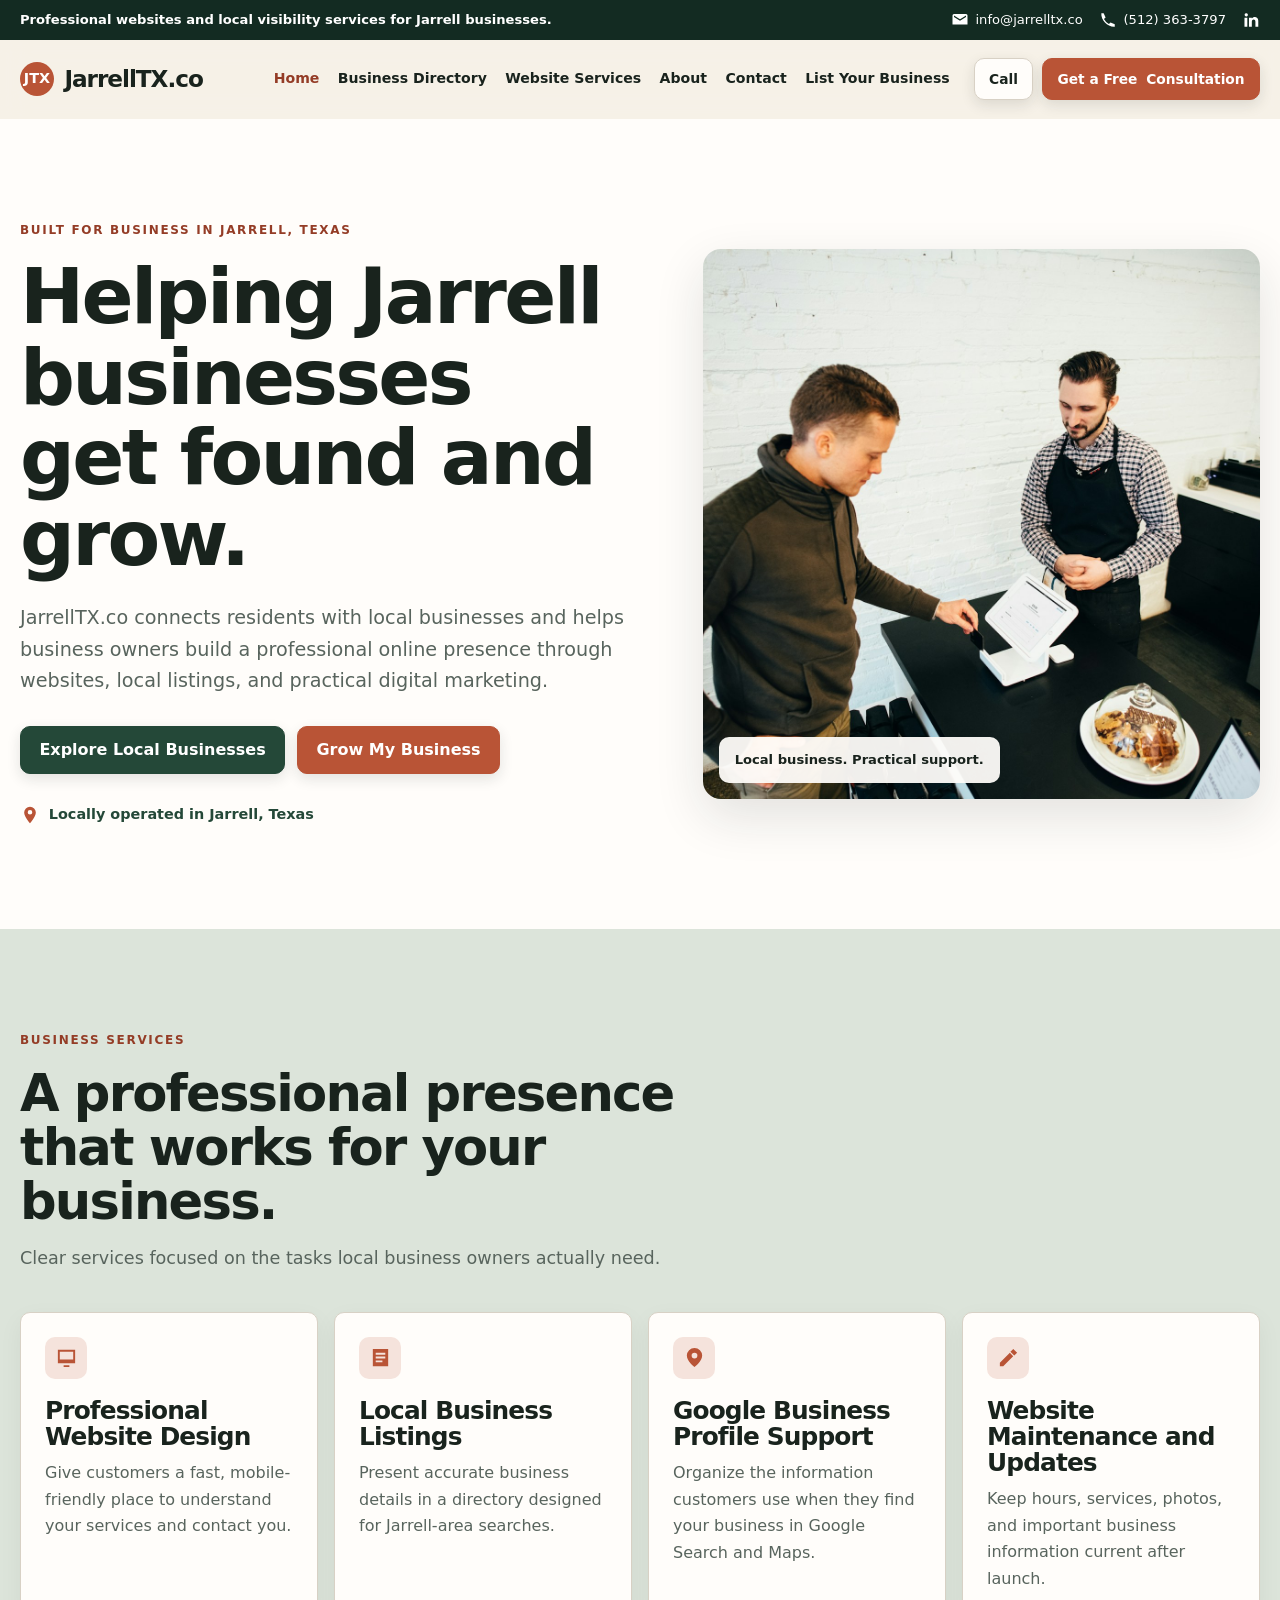
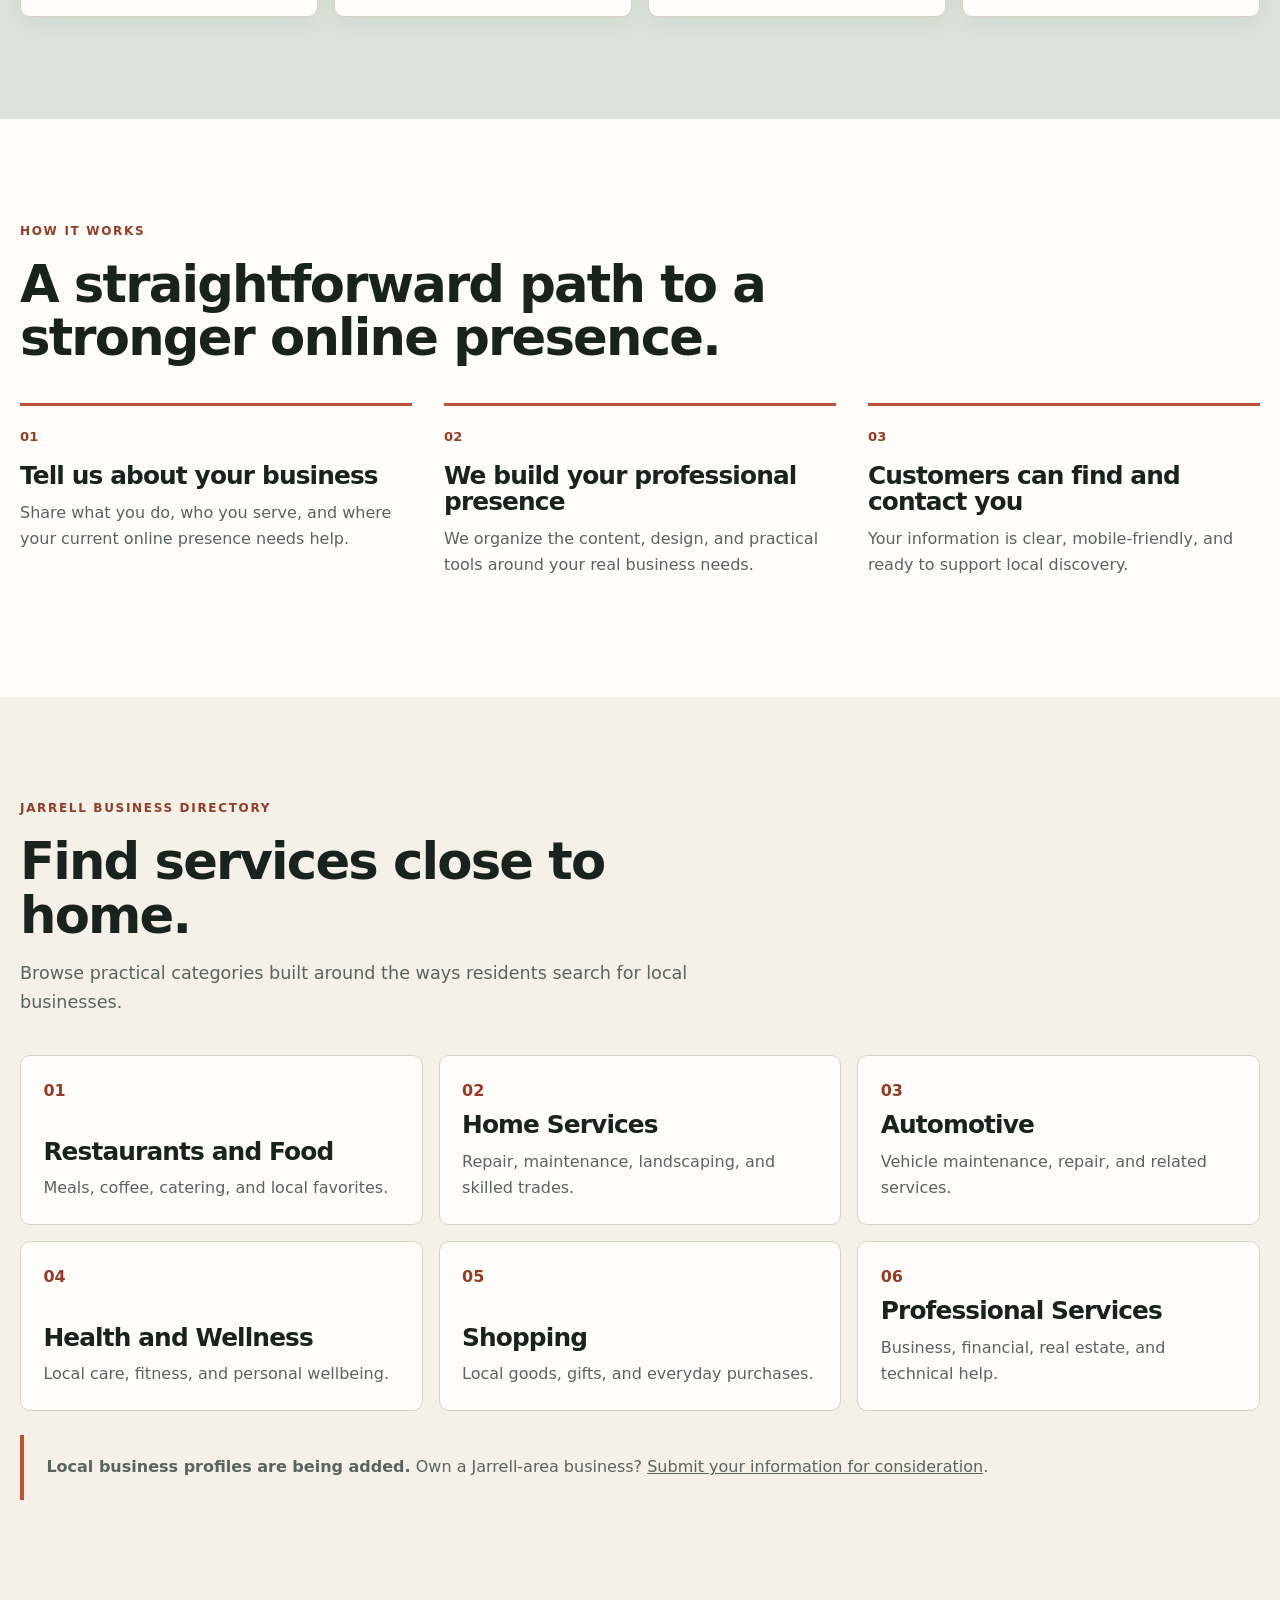
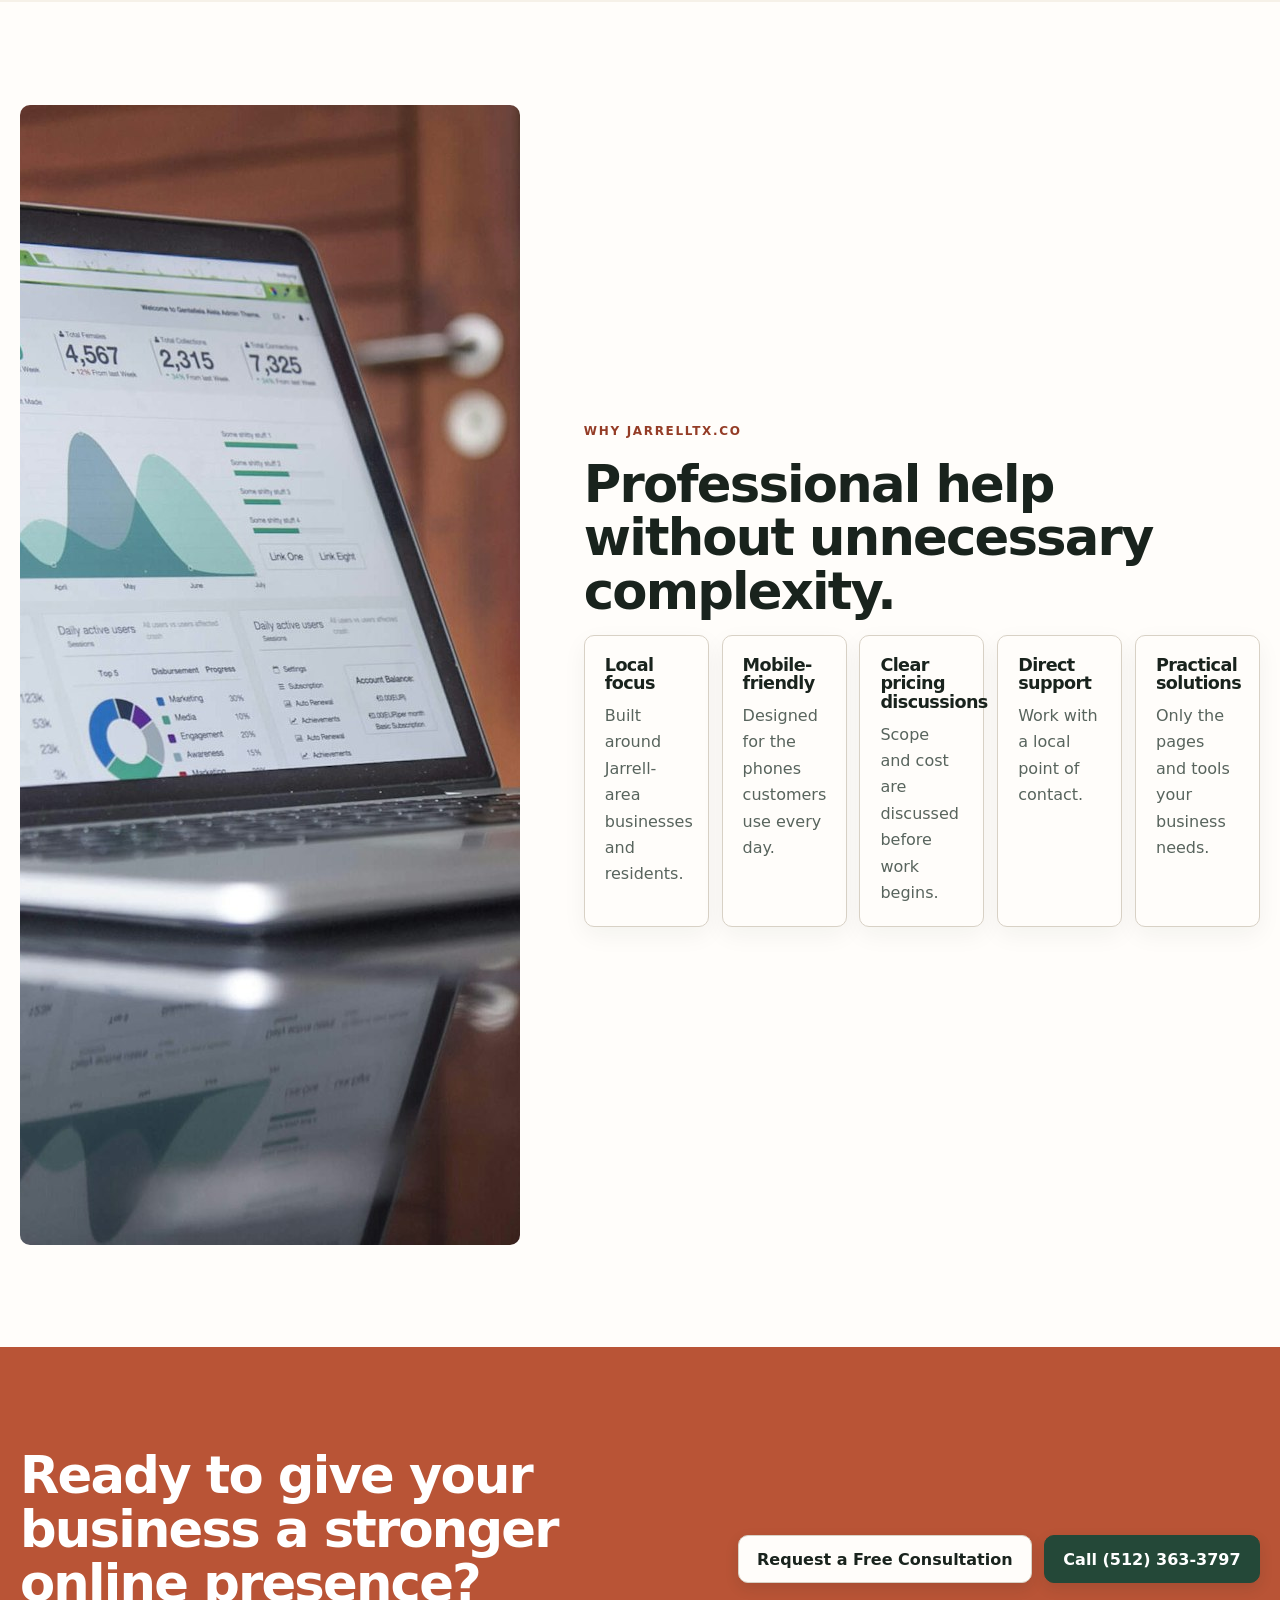
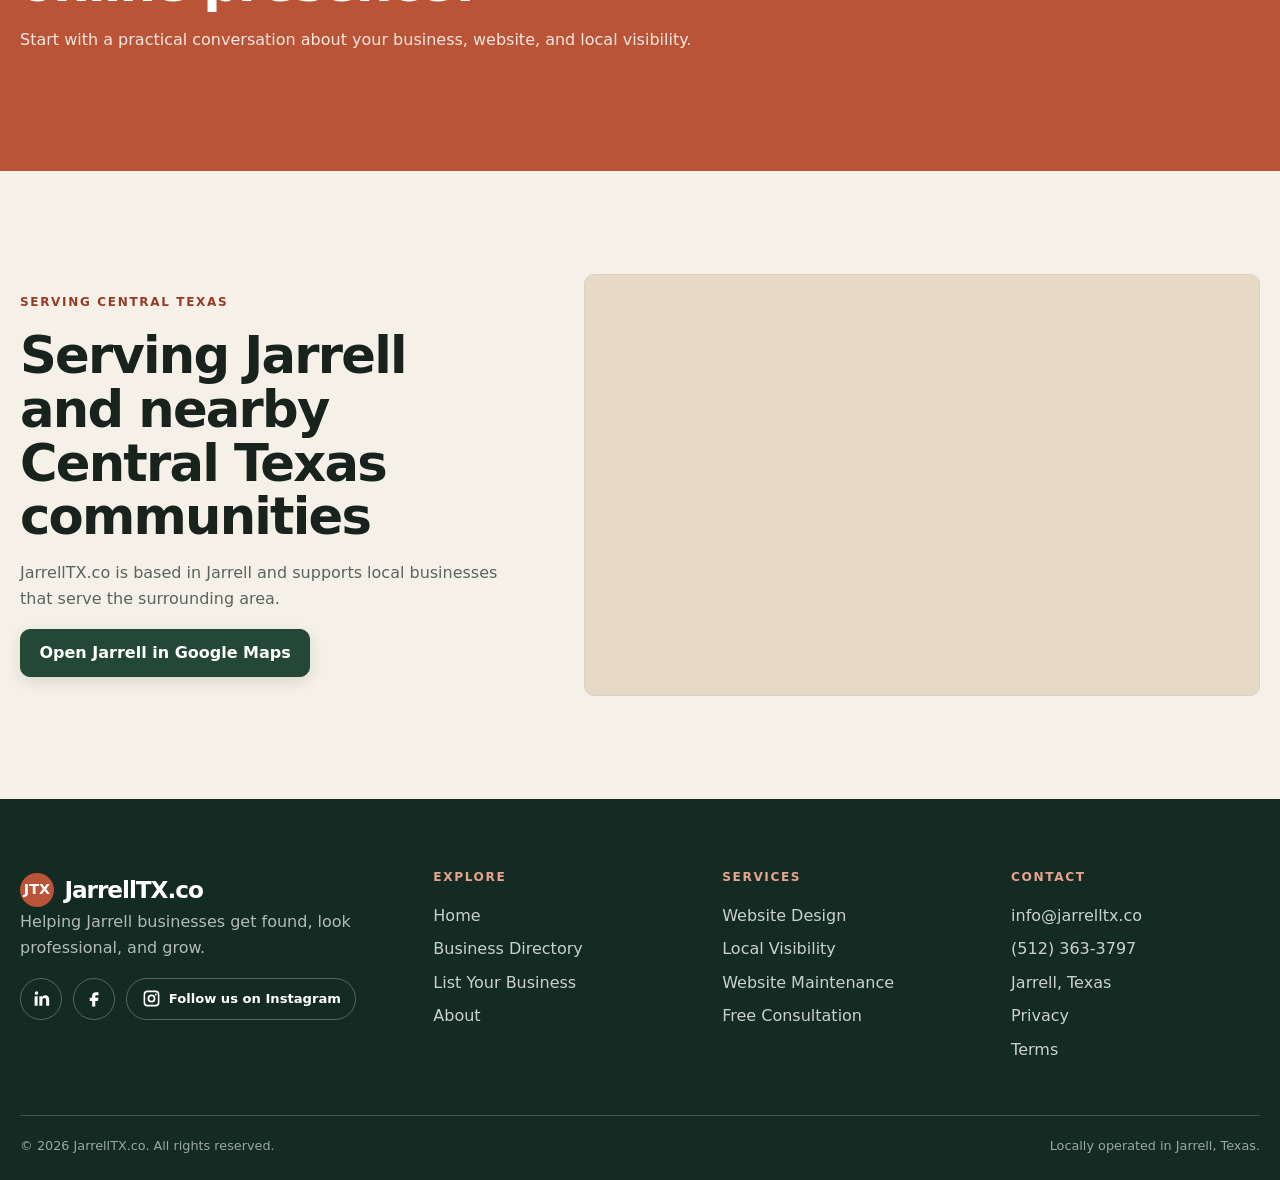
<file: index.html>
<!doctype html>
<html lang="en">
<head>
  <meta charset="utf-8"><meta name="viewport" content="width=device-width, initial-scale=1"><meta name="robots" content="index, follow">
  <title>JarrellTX.co | Websites and Local Business Directory in Jarrell, Texas</title>
  <meta name="description" content="JarrellTX.co helps Jarrell businesses get found, look professional, and grow through website design, local listings, and practical digital support.">
  <link rel="canonical" href="https://jarrelltx.co/">
  <meta property="og:type" content="website"><meta property="og:site_name" content="JarrellTX.co"><meta property="og:title" content="Helping Jarrell businesses get found and grow"><meta property="og:description" content="Professional websites, local business listings, and practical digital support for Jarrell, Texas."><meta property="og:url" content="https://jarrelltx.co/"><meta property="og:image" content="https://jarrelltx.co/assets/images/jarrell-local-business.jpg">
  <meta name="twitter:card" content="summary_large_image"><meta name="twitter:title" content="JarrellTX.co | Helping Jarrell businesses grow"><meta name="twitter:description" content="Professional websites and local visibility services for Jarrell businesses."><meta name="twitter:image" content="https://jarrelltx.co/assets/images/jarrell-local-business.jpg">
  <link rel="icon" href="assets/images/favicon.svg" type="image/svg+xml"><link rel="stylesheet" href="styles.css">
  <script type="application/ld+json">{"@context":"https://schema.org","@graph":[{"@type":["Organization","ProfessionalService"],"@id":"https://jarrelltx.co/#organization","name":"JarrellTX.co","url":"https://jarrelltx.co/","email":"info@jarrelltx.co","telephone":"+1-512-363-3797","description":"A local business directory and digital service helping Jarrell residents discover local businesses and helping Jarrell business owners improve their online presence through website design, maintenance, listings, and local visibility support.","areaServed":{"@type":"City","name":"Jarrell, Texas"},"sameAs":["https://www.linkedin.com/in/ahmedaldulaimi","https://www.instagram.com/jarrelltxco/"]},{"@type":"WebSite","@id":"https://jarrelltx.co/#website","url":"https://jarrelltx.co/","name":"JarrellTX.co","publisher":{"@id":"https://jarrelltx.co/#organization"},"potentialAction":{"@type":"SearchAction","target":"https://jarrelltx.co/businesses.html?q={search_term_string}","query-input":"required name=search_term_string"}}]}</script>
</head>
<body>
  <a class="skip-link" href="#main-content">Skip to content</a>
  <div class="announcement"><div class="container announcement-inner"><p>Professional websites and local visibility services for Jarrell businesses.</p><div class="contact-links"><a class="icon-link" href="mailto:info@jarrelltx.co" aria-label="Email JarrellTX.co"><svg viewBox="0 0 24 24" aria-hidden="true"><path d="M20 4H4a2 2 0 0 0-2 2v12h20V6a2 2 0 0 0-2-2Zm0 4-8 5-8-5V6l8 5 8-5v2Z"/></svg><span>info@jarrelltx.co</span></a><a class="icon-link" href="tel:+15123633797" aria-label="Call JarrellTX.co"><svg viewBox="0 0 24 24" aria-hidden="true"><path d="m6.6 10.8 2.2-2.2L6.2 3H3.1C2.5 12.5 11.5 21.5 21 20.9v-3.1l-5.6-2.6-2.2 2.2a15.7 15.7 0 0 1-6.6-6.6Z"/></svg><span>(512) 363-3797</span></a><a class="icon-link" data-social="linkedin" href="https://www.linkedin.com/in/ahmedaldulaimi" target="_blank" rel="noopener noreferrer" aria-label="JarrellTX.co on LinkedIn"><svg viewBox="0 0 24 24" aria-hidden="true"><path d="M5.2 7.3A2.2 2.2 0 1 0 5.2 3a2.2 2.2 0 0 0 0 4.3ZM3.3 21h3.8V9H3.3v12Zm6 0h3.8v-6.7c0-3.7 4.8-4 4.8 0V21h3.8v-8c0-6.2-7-6-8.6-2.9V9H9.3v12Z"/></svg></a></div></div></div>
  <header class="site-header" data-site-header><div class="header-inner"><a class="brand" href="index.html" aria-label="JarrellTX.co home"><span class="brand-mark">JTX</span>JarrellTX.co</a><button class="menu-toggle" data-menu-toggle aria-expanded="false" aria-label="Open menu"><span></span><span></span></button><nav class="site-nav" data-site-nav aria-label="Primary navigation"><a href="index.html" aria-current="page">Home</a><a href="businesses.html">Business Directory</a><a href="services.html">Website Services</a><a href="about.html">About</a><a href="contact.html">Contact</a><a href="list-your-business.html">List Your Business</a></nav><div class="header-actions"><a class="button small light" href="tel:+15123633797">Call</a><a class="button small rust" href="contact.html"><span class="consult-label">Get a Free </span>Consultation</a></div></div></header>
  <main id="main-content">
    <section class="hero"><div class="container hero-grid"><div class="hero-copy"><div class="eyebrow">Built for business in Jarrell, Texas</div><h1>Helping Jarrell businesses get found and grow.</h1><p>JarrellTX.co connects residents with local businesses and helps business owners build a professional online presence through websites, local listings, and practical digital marketing.</p><div class="hero-actions"><a class="button" href="businesses.html">Explore Local Businesses</a><a class="button rust" href="services.html">Grow My Business</a></div><div class="trust-line"><svg viewBox="0 0 24 24" aria-hidden="true"><path d="M12 2a7 7 0 0 0-7 7c0 5 7 13 7 13s7-8 7-13a7 7 0 0 0-7-7Zm0 9.5A2.5 2.5 0 1 1 12 6a2.5 2.5 0 0 1 0 5.5Z"/></svg>Locally operated in Jarrell, Texas</div></div><div class="hero-photo"><img src="assets/images/jarrell-local-business.jpg" width="1800" height="1200" alt="Small-business owner helping a customer at a local counter"><div class="photo-label">Local business. Practical support.</div></div></div></section>
    <section class="section section-sage"><div class="container"><div class="section-head"><div class="eyebrow">Business services</div><h2>A professional presence that works for your business.</h2><p>Clear services focused on the tasks local business owners actually need.</p></div><div class="card-grid"><article class="service-card"><div class="card-icon"><svg viewBox="0 0 24 24" aria-hidden="true"><path d="M3 4h18v14H3V4Zm2 2v8h14V6H5Zm4 14h6v2H9v-2Z"/></svg></div><h3>Professional Website Design</h3><p>Give customers a fast, mobile-friendly place to understand your services and contact you.</p></article><article class="service-card"><div class="card-icon"><svg viewBox="0 0 24 24" aria-hidden="true"><path d="M4 3h16v18H4V3Zm3 4v2h10V7H7Zm0 4v2h10v-2H7Zm0 4v2h7v-2H7Z"/></svg></div><h3>Local Business Listings</h3><p>Present accurate business details in a directory designed for Jarrell-area searches.</p></article><article class="service-card"><div class="card-icon"><svg viewBox="0 0 24 24" aria-hidden="true"><path d="M12 2a8 8 0 0 0-8 8c0 6 8 12 8 12s8-6 8-12a8 8 0 0 0-8-8Zm0 11a3 3 0 1 1 0-6 3 3 0 0 1 0 6Z"/></svg></div><h3>Google Business Profile Support</h3><p>Organize the information customers use when they find your business in Google Search and Maps.</p></article><article class="service-card"><div class="card-icon"><svg viewBox="0 0 24 24" aria-hidden="true"><path d="m21 7-4-4-3 3 4 4 3-3ZM3 17.5V21h3.5l10.4-10.4-3.5-3.5L3 17.5Z"/></svg></div><h3>Website Maintenance and Updates</h3><p>Keep hours, services, photos, and important business information current after launch.</p></article></div></div></section>
    <section class="section section-white"><div class="container"><div class="section-head"><div class="eyebrow">How it works</div><h2>A straightforward path to a stronger online presence.</h2></div><div class="steps"><article class="step"><h3>Tell us about your business</h3><p>Share what you do, who you serve, and where your current online presence needs help.</p></article><article class="step"><h3>We build your professional presence</h3><p>We organize the content, design, and practical tools around your real business needs.</p></article><article class="step"><h3>Customers can find and contact you</h3><p>Your information is clear, mobile-friendly, and ready to support local discovery.</p></article></div></div></section>
    <section class="section"><div class="container"><div class="section-head"><div class="eyebrow">Jarrell business directory</div><h2>Find services close to home.</h2><p>Browse practical categories built around the ways residents search for local businesses.</p></div><div class="category-grid"><a class="category-card" href="businesses.html?category=restaurants%20and%20food"><span>01</span><div><h3>Restaurants and Food</h3><p>Meals, coffee, catering, and local favorites.</p></div></a><a class="category-card" href="businesses.html?category=home%20services"><span>02</span><div><h3>Home Services</h3><p>Repair, maintenance, landscaping, and skilled trades.</p></div></a><a class="category-card" href="businesses.html?category=automotive"><span>03</span><div><h3>Automotive</h3><p>Vehicle maintenance, repair, and related services.</p></div></a><a class="category-card" href="businesses.html?category=health%20and%20wellness"><span>04</span><div><h3>Health and Wellness</h3><p>Local care, fitness, and personal wellbeing.</p></div></a><a class="category-card" href="businesses.html?category=shopping"><span>05</span><div><h3>Shopping</h3><p>Local goods, gifts, and everyday purchases.</p></div></a><a class="category-card" href="businesses.html?category=professional%20services"><span>06</span><div><h3>Professional Services</h3><p>Business, financial, real estate, and technical help.</p></div></a></div><div class="notice"><p><strong>Local business profiles are being added.</strong> Own a Jarrell-area business? <a href="list-your-business.html"><u>Submit your information for consideration</u></a>.</p></div></div></section>
    <section class="section section-white"><div class="container split-grid"><div class="content-photo"><img src="assets/images/small-business-marketing.jpg" width="1600" height="1140" loading="lazy" alt="Business owner reviewing website performance on a laptop"></div><div><div class="eyebrow">Why JarrellTX.co</div><h2>Professional help without unnecessary complexity.</h2><div class="benefit-grid"><article class="benefit-card"><h3>Local focus</h3><p>Built around Jarrell-area businesses and residents.</p></article><article class="benefit-card"><h3>Mobile-friendly</h3><p>Designed for the phones customers use every day.</p></article><article class="benefit-card"><h3>Clear pricing discussions</h3><p>Scope and cost are discussed before work begins.</p></article><article class="benefit-card"><h3>Direct support</h3><p>Work with a local point of contact.</p></article><article class="benefit-card"><h3>Practical solutions</h3><p>Only the pages and tools your business needs.</p></article></div></div></div></section>
    <section class="section cta-band"><div class="container cta-row"><div><h2>Ready to give your business a stronger online presence?</h2><p>Start with a practical conversation about your business, website, and local visibility.</p></div><div class="hero-actions"><a class="button light" href="contact.html">Request a Free Consultation</a><a class="button" href="tel:+15123633797">Call (512) 363-3797</a></div></div></section>
    <section class="section"><div class="container map-grid"><div><div class="eyebrow">Serving Central Texas</div><h2>Serving Jarrell and nearby Central Texas communities</h2><p>JarrellTX.co is based in Jarrell and supports local businesses that serve the surrounding area.</p><a class="button" href="https://www.google.com/maps/search/?api=1&amp;query=Jarrell%2C%20Texas" target="_blank" rel="noopener noreferrer">Open Jarrell in Google Maps</a></div><div class="map-frame"><iframe src="https://www.google.com/maps?q=Jarrell%2C%20Texas&amp;output=embed" title="Map showing Jarrell, Texas" loading="lazy" referrerpolicy="no-referrer-when-downgrade"></iframe></div></div></section>
  </main>
  <footer class="site-footer"><div class="footer-inner"><div class="footer-grid"><div class="footer-brand"><a class="brand" href="index.html"><span class="brand-mark">JTX</span>JarrellTX.co</a><p>Helping Jarrell businesses get found, look professional, and grow.</p><div class="footer-social"><a data-social="linkedin" href="https://www.linkedin.com/in/ahmedaldulaimi" target="_blank" rel="noopener noreferrer" aria-label="JarrellTX.co on LinkedIn"><svg viewBox="0 0 24 24" aria-hidden="true"><path d="M5.2 7.3A2.2 2.2 0 1 0 5.2 3a2.2 2.2 0 0 0 0 4.3ZM3.3 21h3.8V9H3.3v12Zm6 0h3.8v-6.7c0-3.7 4.8-4 4.8 0V21h3.8v-8c0-6.2-7-6-8.6-2.9V9H9.3v12Z"/></svg></a></div></div><div class="footer-column"><h2>Explore</h2><a href="index.html">Home</a><a href="businesses.html">Business Directory</a><a href="list-your-business.html">List Your Business</a><a href="about.html">About</a></div><div class="footer-column"><h2>Services</h2><a href="services.html">Website Design</a><a href="services.html">Local Visibility</a><a href="services.html">Website Maintenance</a><a href="contact.html">Free Consultation</a></div><div class="footer-column"><h2>Contact</h2><a href="mailto:info@jarrelltx.co">info@jarrelltx.co</a><a href="tel:+15123633797">(512) 363-3797</a><a href="https://www.google.com/maps/search/?api=1&amp;query=Jarrell%2C%20Texas" target="_blank" rel="noopener noreferrer">Jarrell, Texas</a><a href="privacy.html">Privacy</a><a href="terms.html">Terms</a></div></div><div class="footer-bottom"><span>© <span data-year>2026</span> JarrellTX.co. All rights reserved.</span><a href="https://www.google.com/maps/search/?api=1&amp;query=Jarrell%2C%20Texas" target="_blank" rel="noopener noreferrer">Locally operated in Jarrell, Texas.</a></div></div></footer>
  <script src="script.js" defer></script>
</body></html>
</file>
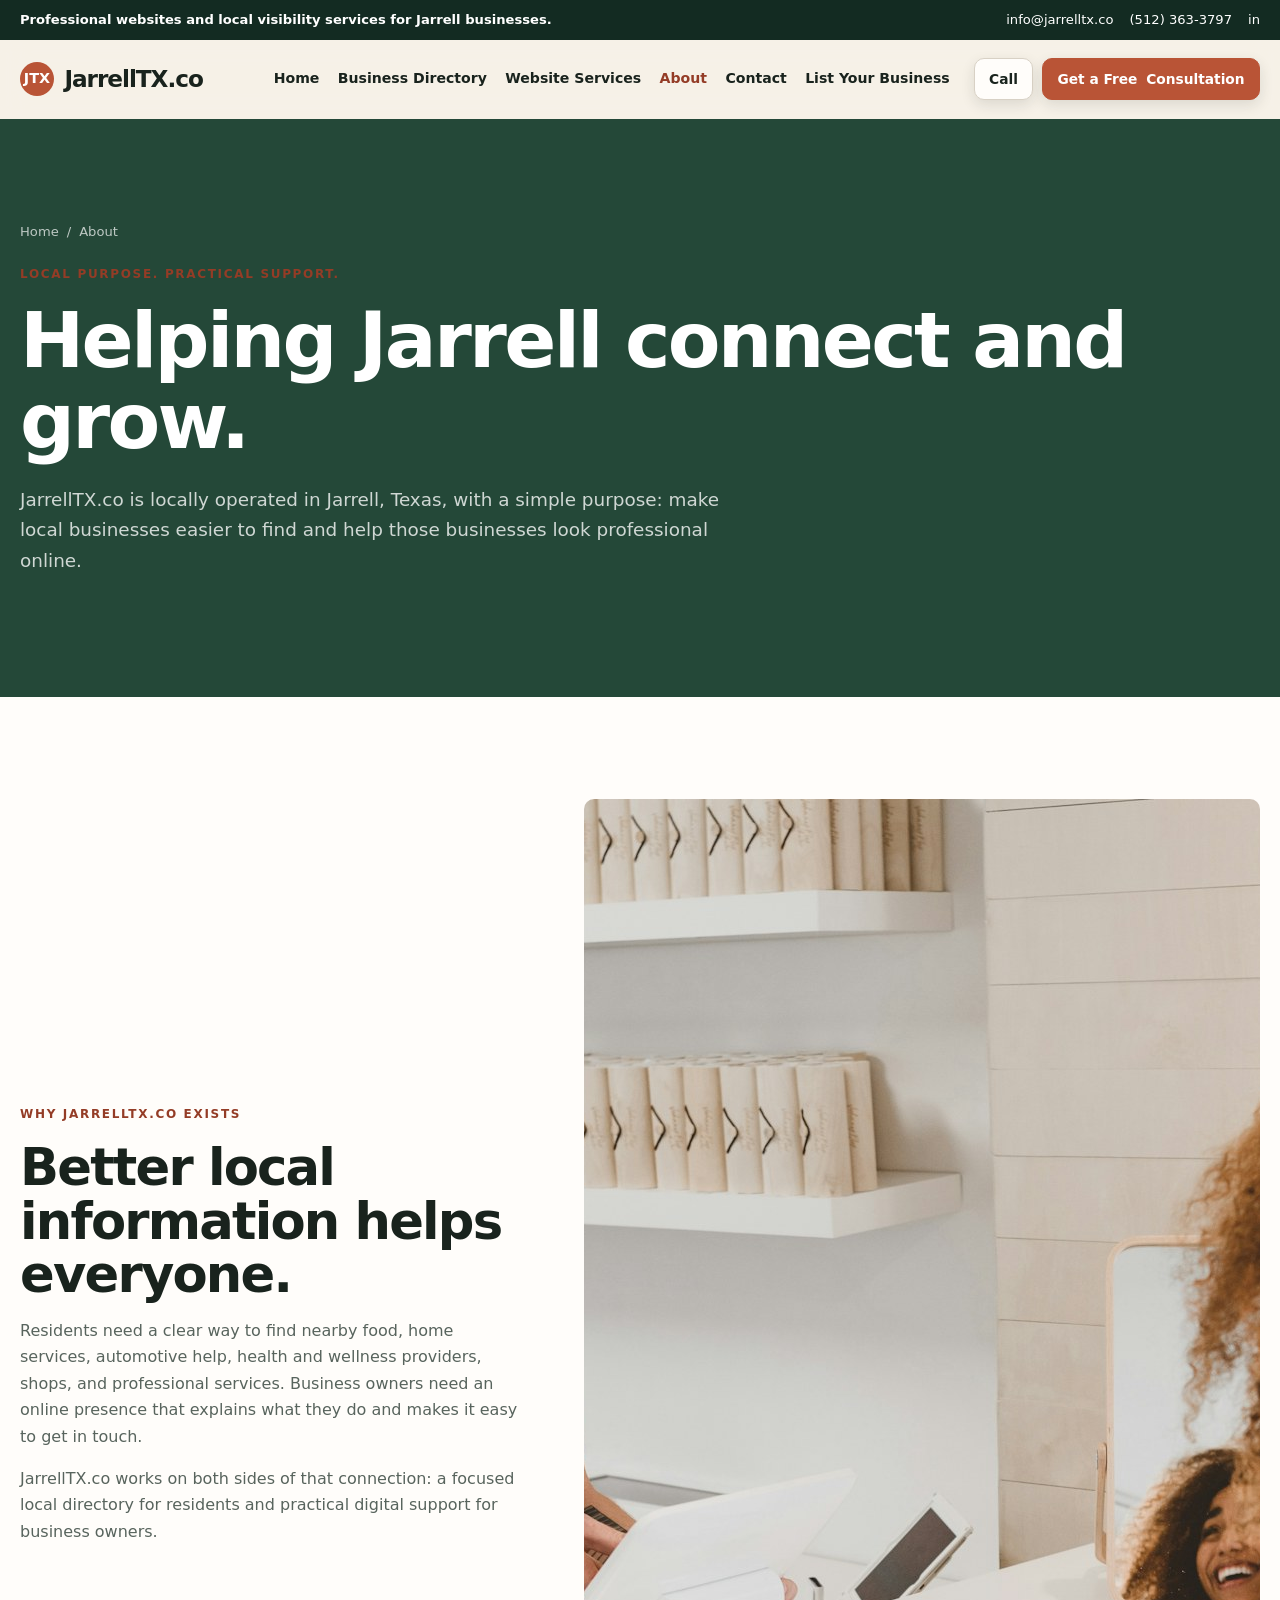
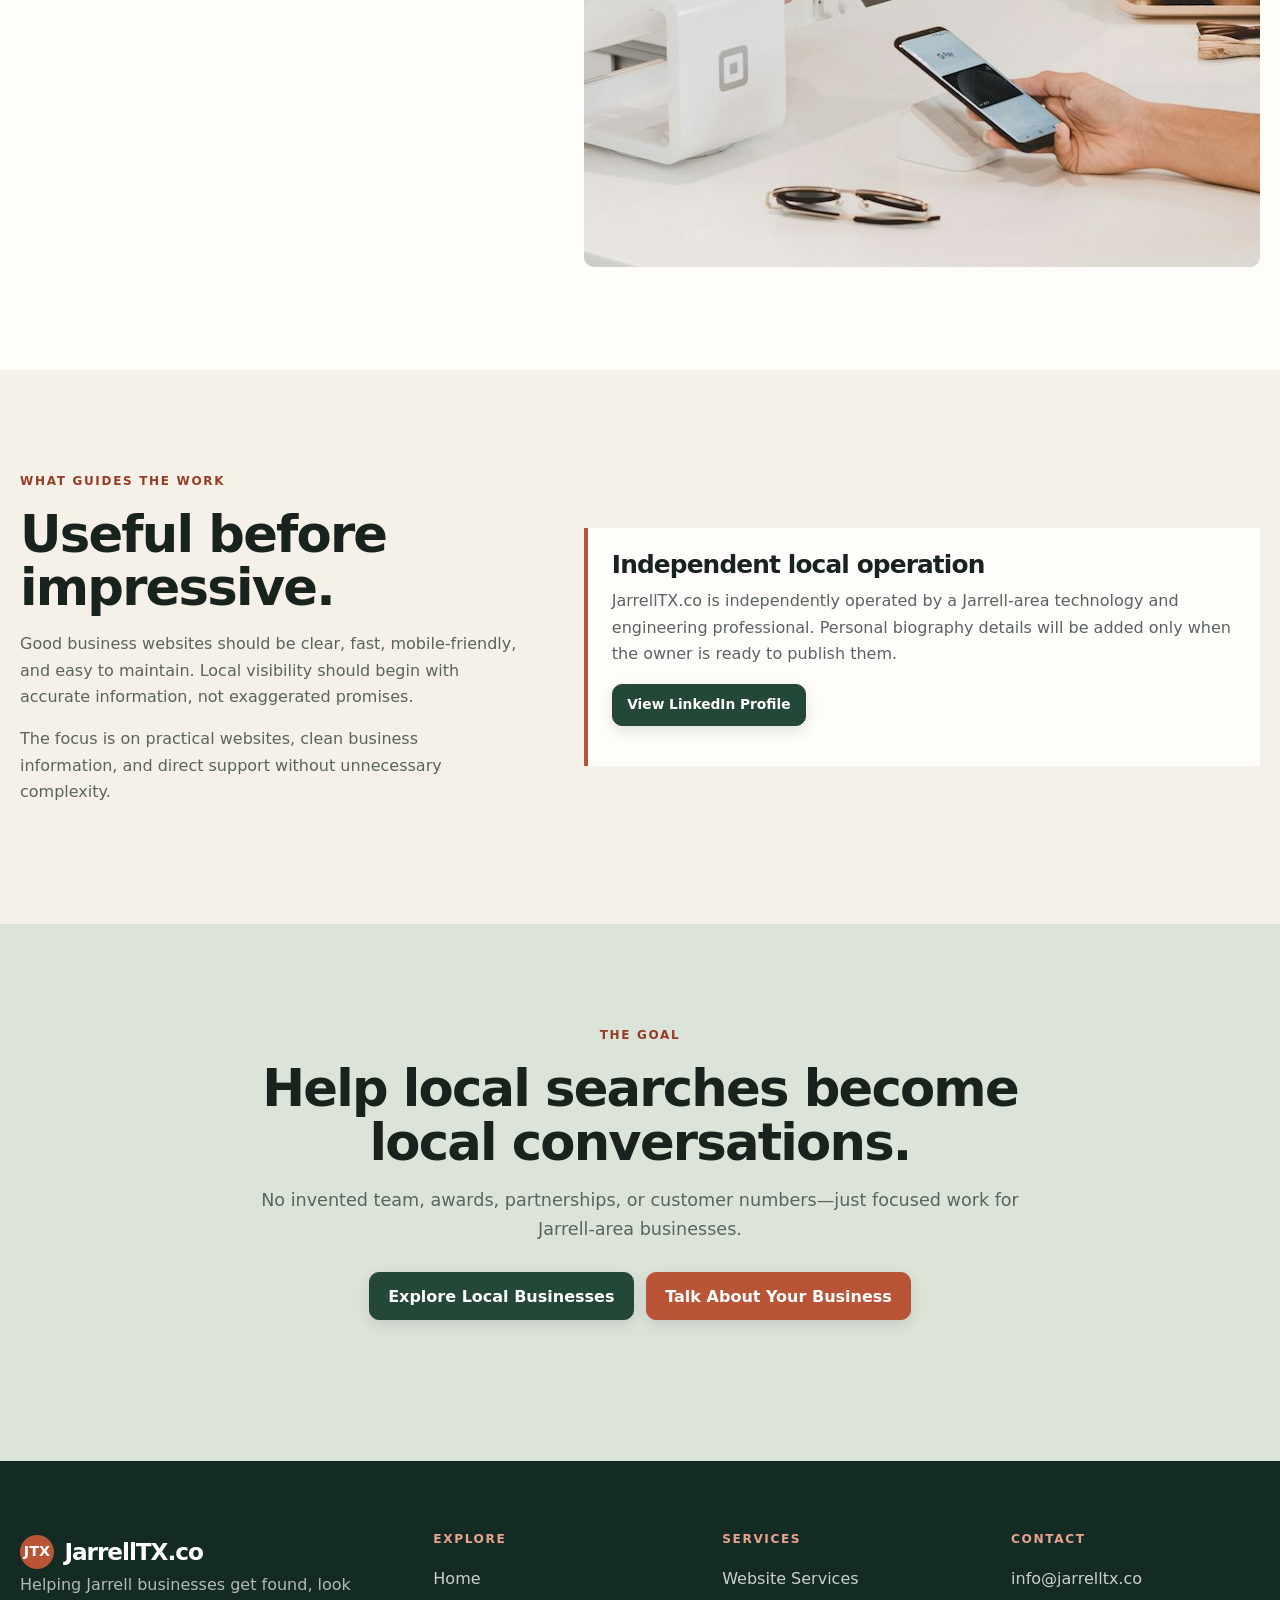
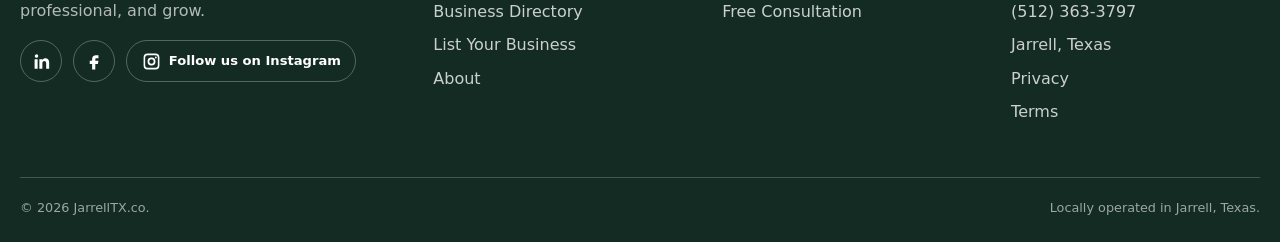
<file: about.html>
<!doctype html><html lang="en"><head><meta charset="utf-8"><meta name="viewport" content="width=device-width, initial-scale=1"><meta name="robots" content="index, follow"><title>About JarrellTX.co | Local Business Support in Jarrell, Texas</title><meta name="description" content="JarrellTX.co is independently operated in the Jarrell area to help residents find local services and businesses build a professional online presence."><link rel="canonical" href="https://jarrelltx.co/about.html"><meta property="og:type" content="website"><meta property="og:title" content="About JarrellTX.co"><meta property="og:description" content="Locally operated support for Jarrell businesses and residents."><meta property="og:url" content="https://jarrelltx.co/about.html"><meta property="og:image" content="https://jarrelltx.co/assets/images/local-business-owner.jpg"><meta name="twitter:card" content="summary_large_image"><meta name="twitter:title" content="About JarrellTX.co"><meta name="twitter:description" content="Practical websites and local visibility support in Jarrell, Texas."><meta name="twitter:image" content="https://jarrelltx.co/assets/images/local-business-owner.jpg"><link rel="icon" href="assets/images/favicon.svg"><link rel="stylesheet" href="styles.css"><script type="application/ld+json">{"@context":"https://schema.org","@type":"AboutPage","name":"About JarrellTX.co","url":"https://jarrelltx.co/about.html","about":{"@id":"https://jarrelltx.co/#organization"},"breadcrumb":{"@type":"BreadcrumbList","itemListElement":[{"@type":"ListItem","position":1,"name":"Home","item":"https://jarrelltx.co/"},{"@type":"ListItem","position":2,"name":"About","item":"https://jarrelltx.co/about.html"}]}}</script></head><body><a class="skip-link" href="#main-content">Skip to content</a>
<div class="announcement"><div class="container announcement-inner"><p>Professional websites and local visibility services for Jarrell businesses.</p><div class="contact-links"><a class="icon-link" href="mailto:info@jarrelltx.co">info@jarrelltx.co</a><a class="icon-link" href="tel:+15123633797">(512) 363-3797</a><a class="icon-link" data-social="linkedin" href="https://www.linkedin.com/in/ahmedaldulaimi" target="_blank" rel="noopener noreferrer" aria-label="LinkedIn">in</a></div></div></div><header class="site-header" data-site-header><div class="header-inner"><a class="brand" href="index.html"><span class="brand-mark">JTX</span>JarrellTX.co</a><button class="menu-toggle" data-menu-toggle aria-expanded="false" aria-label="Open menu"><span></span><span></span></button><nav class="site-nav" data-site-nav><a href="index.html">Home</a><a href="businesses.html">Business Directory</a><a href="services.html">Website Services</a><a href="about.html" aria-current="page">About</a><a href="contact.html">Contact</a><a href="list-your-business.html">List Your Business</a></nav><div class="header-actions"><a class="button small light" href="tel:+15123633797">Call</a><a class="button small rust" href="contact.html"><span class="consult-label">Get a Free </span>Consultation</a></div></div></header>
<main id="main-content"><section class="page-hero"><div class="container"><nav class="breadcrumb" aria-label="Breadcrumb"><a href="index.html">Home</a><span>/</span><span>About</span></nav><div class="eyebrow">Local purpose. Practical support.</div><h1>Helping Jarrell connect and grow.</h1><p>JarrellTX.co is locally operated in Jarrell, Texas, with a simple purpose: make local businesses easier to find and help those businesses look professional online.</p></div></section><section class="section section-white"><div class="container split-grid"><div><div class="eyebrow">Why JarrellTX.co exists</div><h2>Better local information helps everyone.</h2><p>Residents need a clear way to find nearby food, home services, automotive help, health and wellness providers, shops, and professional services. Business owners need an online presence that explains what they do and makes it easy to get in touch.</p><p>JarrellTX.co works on both sides of that connection: a focused local directory for residents and practical digital support for business owners.</p></div><div class="content-photo"><img src="assets/images/local-business-owner.jpg" width="1600" height="1068" alt="Small-business professional helping a customer at a counter"></div></div></section><section class="section"><div class="container split-grid"><div><div class="eyebrow">What guides the work</div><h2>Useful before impressive.</h2><p>Good business websites should be clear, fast, mobile-friendly, and easy to maintain. Local visibility should begin with accurate information, not exaggerated promises.</p><p>The focus is on practical websites, clean business information, and direct support without unnecessary complexity.</p></div><div class="founder-note"><h3>Independent local operation</h3><p>JarrellTX.co is independently operated by a Jarrell-area technology and engineering professional. Personal biography details will be added only when the owner is ready to publish them.</p><p><a class="button small" href="https://www.linkedin.com/in/ahmedaldulaimi" target="_blank" rel="noopener noreferrer">View LinkedIn Profile</a></p></div></div></section><section class="section section-sage"><div class="container"><div class="section-head center"><div class="eyebrow">The goal</div><h2>Help local searches become local conversations.</h2><p>No invented team, awards, partnerships, or customer numbers—just focused work for Jarrell-area businesses.</p><div class="hero-actions" style="justify-content:center"><a class="button" href="businesses.html">Explore Local Businesses</a><a class="button rust" href="contact.html">Talk About Your Business</a></div></div></div></section></main>
<footer class="site-footer"><div class="footer-inner"><div class="footer-grid"><div class="footer-brand"><a class="brand" href="index.html"><span class="brand-mark">JTX</span>JarrellTX.co</a><p>Helping Jarrell businesses get found, look professional, and grow.</p></div><div class="footer-column"><h2>Explore</h2><a href="index.html">Home</a><a href="businesses.html">Business Directory</a><a href="list-your-business.html">List Your Business</a><a href="about.html">About</a></div><div class="footer-column"><h2>Services</h2><a href="services.html">Website Services</a><a href="contact.html">Free Consultation</a></div><div class="footer-column"><h2>Contact</h2><a href="mailto:info@jarrelltx.co">info@jarrelltx.co</a><a href="tel:+15123633797">(512) 363-3797</a><a href="https://www.google.com/maps/search/?api=1&amp;query=Jarrell%2C%20Texas" target="_blank" rel="noopener noreferrer">Jarrell, Texas</a><a href="privacy.html">Privacy</a><a href="terms.html">Terms</a></div></div><div class="footer-bottom"><span>© <span data-year>2026</span> JarrellTX.co.</span><a href="https://www.google.com/maps/search/?api=1&amp;query=Jarrell%2C%20Texas" target="_blank" rel="noopener noreferrer">Locally operated in Jarrell, Texas.</a></div></div></footer><script src="script.js" defer></script></body></html>
</file>
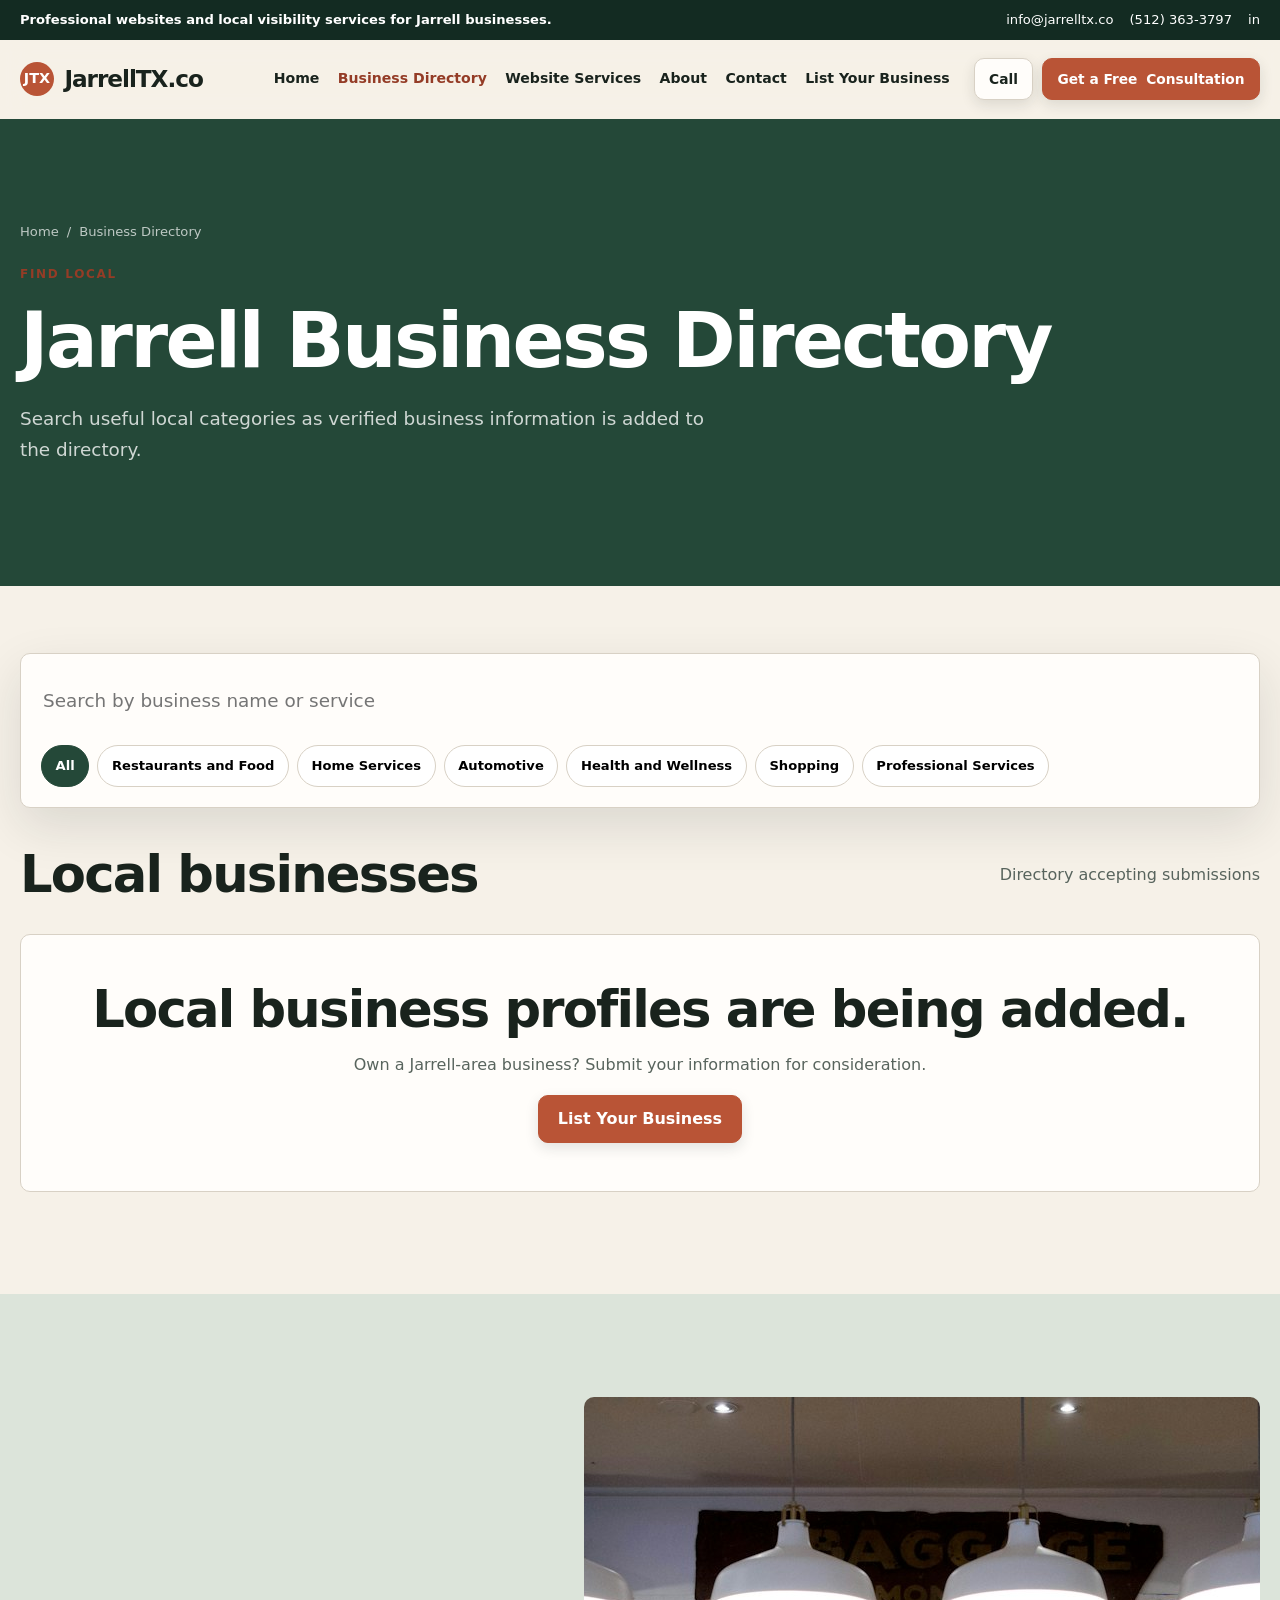
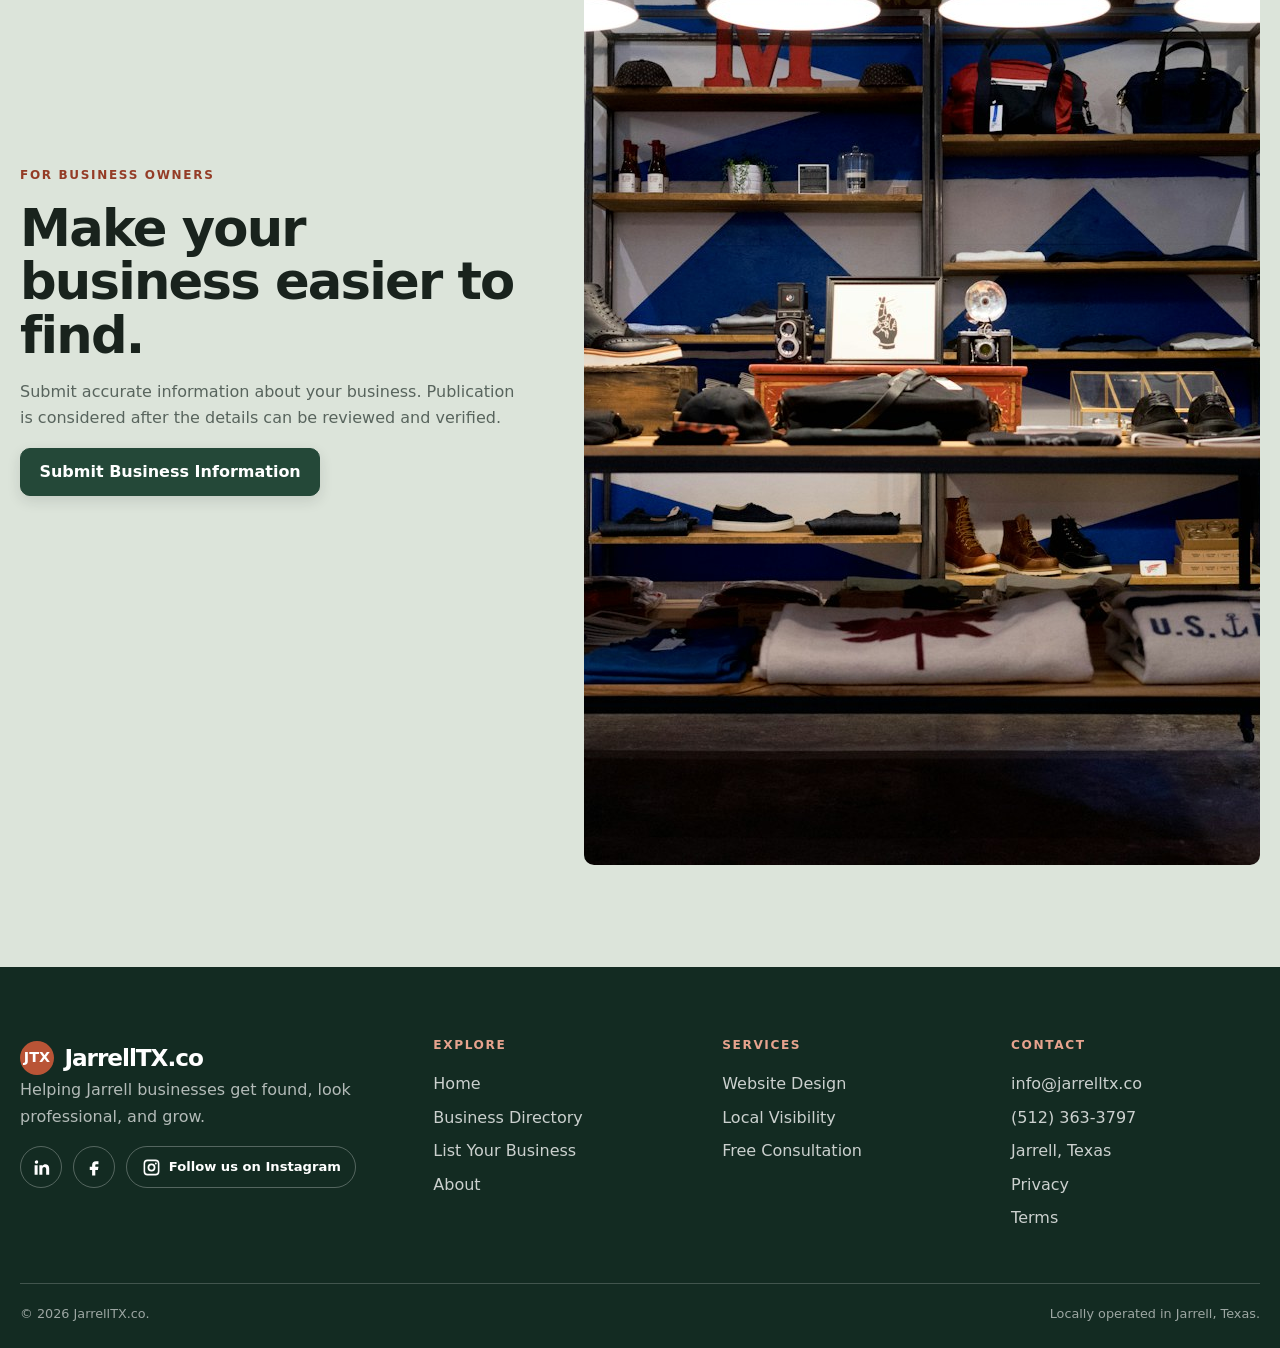
<file: businesses.html>
<!doctype html><html lang="en"><head><meta charset="utf-8"><meta name="viewport" content="width=device-width, initial-scale=1"><meta name="robots" content="index, follow"><title>Jarrell Business Directory | JarrellTX.co</title><meta name="description" content="Search the JarrellTX.co local business directory by category and submit a Jarrell-area business for consideration."><link rel="canonical" href="https://jarrelltx.co/businesses.html"><meta property="og:type" content="website"><meta property="og:title" content="Jarrell, Texas Business Directory"><meta property="og:description" content="Find local food, home services, automotive, wellness, shopping, and professional services in Jarrell."><meta property="og:url" content="https://jarrelltx.co/businesses.html"><meta property="og:image" content="https://jarrelltx.co/assets/images/central-texas-storefront.jpg"><meta name="twitter:card" content="summary_large_image"><meta name="twitter:title" content="Jarrell Business Directory"><meta name="twitter:description" content="A growing directory for Jarrell-area businesses."><meta name="twitter:image" content="https://jarrelltx.co/assets/images/central-texas-storefront.jpg"><link rel="icon" href="assets/images/favicon.svg"><link rel="stylesheet" href="styles.css"><script type="application/ld+json">{"@context":"https://schema.org","@type":"CollectionPage","name":"Jarrell Business Directory","url":"https://jarrelltx.co/businesses.html","description":"A local business directory serving Jarrell, Texas.","breadcrumb":{"@type":"BreadcrumbList","itemListElement":[{"@type":"ListItem","position":1,"name":"Home","item":"https://jarrelltx.co/"},{"@type":"ListItem","position":2,"name":"Business Directory","item":"https://jarrelltx.co/businesses.html"}]}}</script></head><body><a class="skip-link" href="#main-content">Skip to content</a>
<div class="announcement"><div class="container announcement-inner"><p>Professional websites and local visibility services for Jarrell businesses.</p><div class="contact-links"><a class="icon-link" href="mailto:info@jarrelltx.co">info@jarrelltx.co</a><a class="icon-link" href="tel:+15123633797">(512) 363-3797</a><a class="icon-link" data-social="linkedin" href="https://www.linkedin.com/in/ahmedaldulaimi" target="_blank" rel="noopener noreferrer" aria-label="LinkedIn">in</a></div></div></div>
<header class="site-header" data-site-header><div class="header-inner"><a class="brand" href="index.html"><span class="brand-mark">JTX</span>JarrellTX.co</a><button class="menu-toggle" data-menu-toggle aria-expanded="false" aria-label="Open menu"><span></span><span></span></button><nav class="site-nav" data-site-nav aria-label="Primary navigation"><a href="index.html">Home</a><a href="businesses.html" aria-current="page">Business Directory</a><a href="services.html">Website Services</a><a href="about.html">About</a><a href="contact.html">Contact</a><a href="list-your-business.html">List Your Business</a></nav><div class="header-actions"><a class="button small light" href="tel:+15123633797">Call</a><a class="button small rust" href="contact.html"><span class="consult-label">Get a Free </span>Consultation</a></div></div></header>
<main id="main-content" data-directory><section class="page-hero"><div class="container"><nav class="breadcrumb" aria-label="Breadcrumb"><a href="index.html">Home</a><span>/</span><span>Business Directory</span></nav><div class="eyebrow">Find local</div><h1>Jarrell Business Directory</h1><p>Search useful local categories as verified business information is added to the directory.</p></div></section><section class="section"><div class="container"><div class="directory-toolbar"><label class="search-field"><span class="visually-hidden">Search businesses</span><input type="search" data-directory-search placeholder="Search by business name or service" autocomplete="off"></label><div class="filter-chips" aria-label="Filter businesses by category"><button class="chip" data-filter="all" aria-pressed="true">All</button><button class="chip" data-filter="restaurants and food">Restaurants and Food</button><button class="chip" data-filter="home services">Home Services</button><button class="chip" data-filter="automotive">Automotive</button><button class="chip" data-filter="health and wellness">Health and Wellness</button><button class="chip" data-filter="shopping">Shopping</button><button class="chip" data-filter="professional services">Professional Services</button></div></div><div class="directory-heading"><h2>Local businesses</h2><p data-result-count aria-live="polite" style="margin:0"></p></div><div class="directory-grid" data-business-grid></div><div class="empty-state" data-empty-state><h2>Local business profiles are being added.</h2><p>Own a Jarrell-area business? Submit your information for consideration.</p><a class="button rust" href="list-your-business.html">List Your Business</a></div></div></section><section class="section section-sage"><div class="container split-grid"><div><div class="eyebrow">For business owners</div><h2>Make your business easier to find.</h2><p>Submit accurate information about your business. Publication is considered after the details can be reviewed and verified.</p><a class="button" href="list-your-business.html">Submit Business Information</a></div><div class="content-photo"><img src="assets/images/central-texas-storefront.jpg" width="1600" height="1068" loading="lazy" alt="Independent local retail storefront"></div></div></section></main>
<footer class="site-footer"><div class="footer-inner"><div class="footer-grid"><div class="footer-brand"><a class="brand" href="index.html"><span class="brand-mark">JTX</span>JarrellTX.co</a><p>Helping Jarrell businesses get found, look professional, and grow.</p></div><div class="footer-column"><h2>Explore</h2><a href="index.html">Home</a><a href="businesses.html">Business Directory</a><a href="list-your-business.html">List Your Business</a><a href="about.html">About</a></div><div class="footer-column"><h2>Services</h2><a href="services.html">Website Design</a><a href="services.html">Local Visibility</a><a href="contact.html">Free Consultation</a></div><div class="footer-column"><h2>Contact</h2><a href="mailto:info@jarrelltx.co">info@jarrelltx.co</a><a href="tel:+15123633797">(512) 363-3797</a><a href="https://www.google.com/maps/search/?api=1&amp;query=Jarrell%2C%20Texas" target="_blank" rel="noopener noreferrer">Jarrell, Texas</a><a href="privacy.html">Privacy</a><a href="terms.html">Terms</a></div></div><div class="footer-bottom"><span>© <span data-year>2026</span> JarrellTX.co.</span><a href="https://www.google.com/maps/search/?api=1&amp;query=Jarrell%2C%20Texas" target="_blank" rel="noopener noreferrer">Locally operated in Jarrell, Texas.</a></div></div></footer><script src="script.js" defer></script></body></html>
</file>
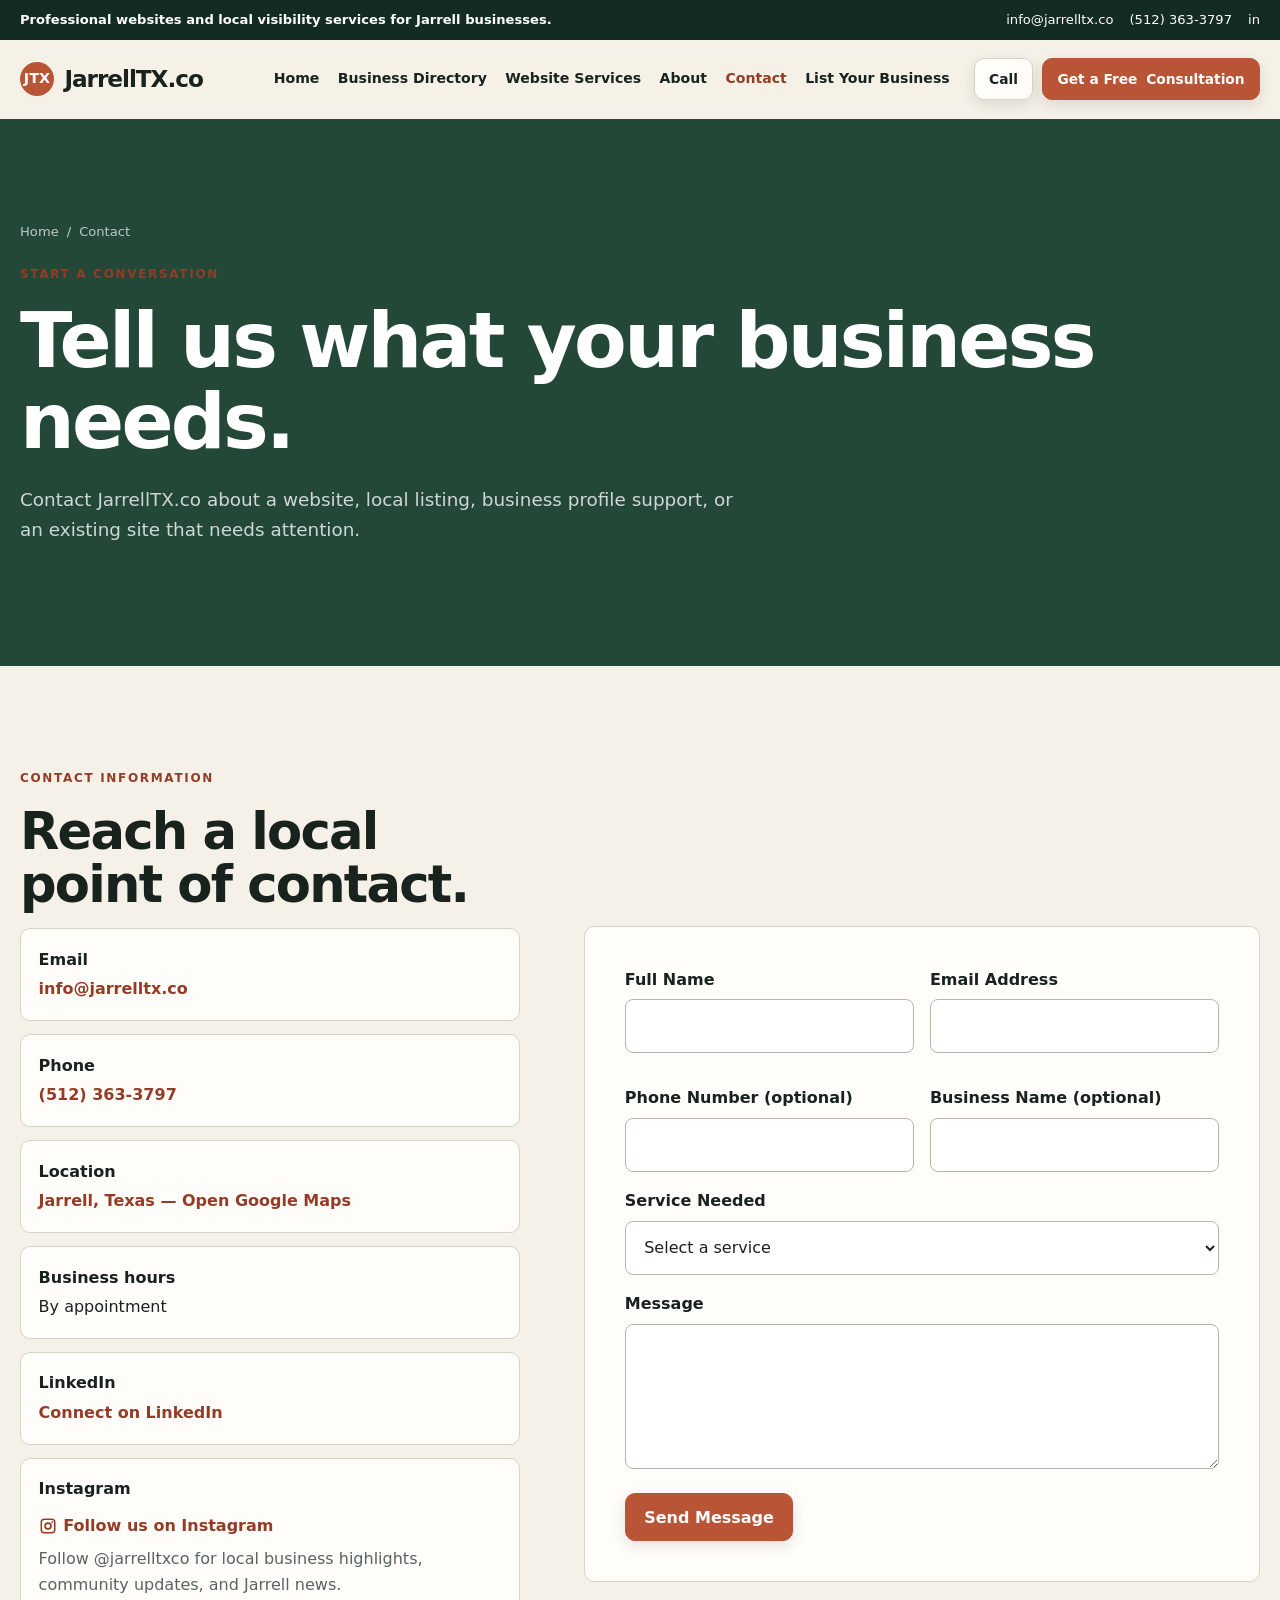
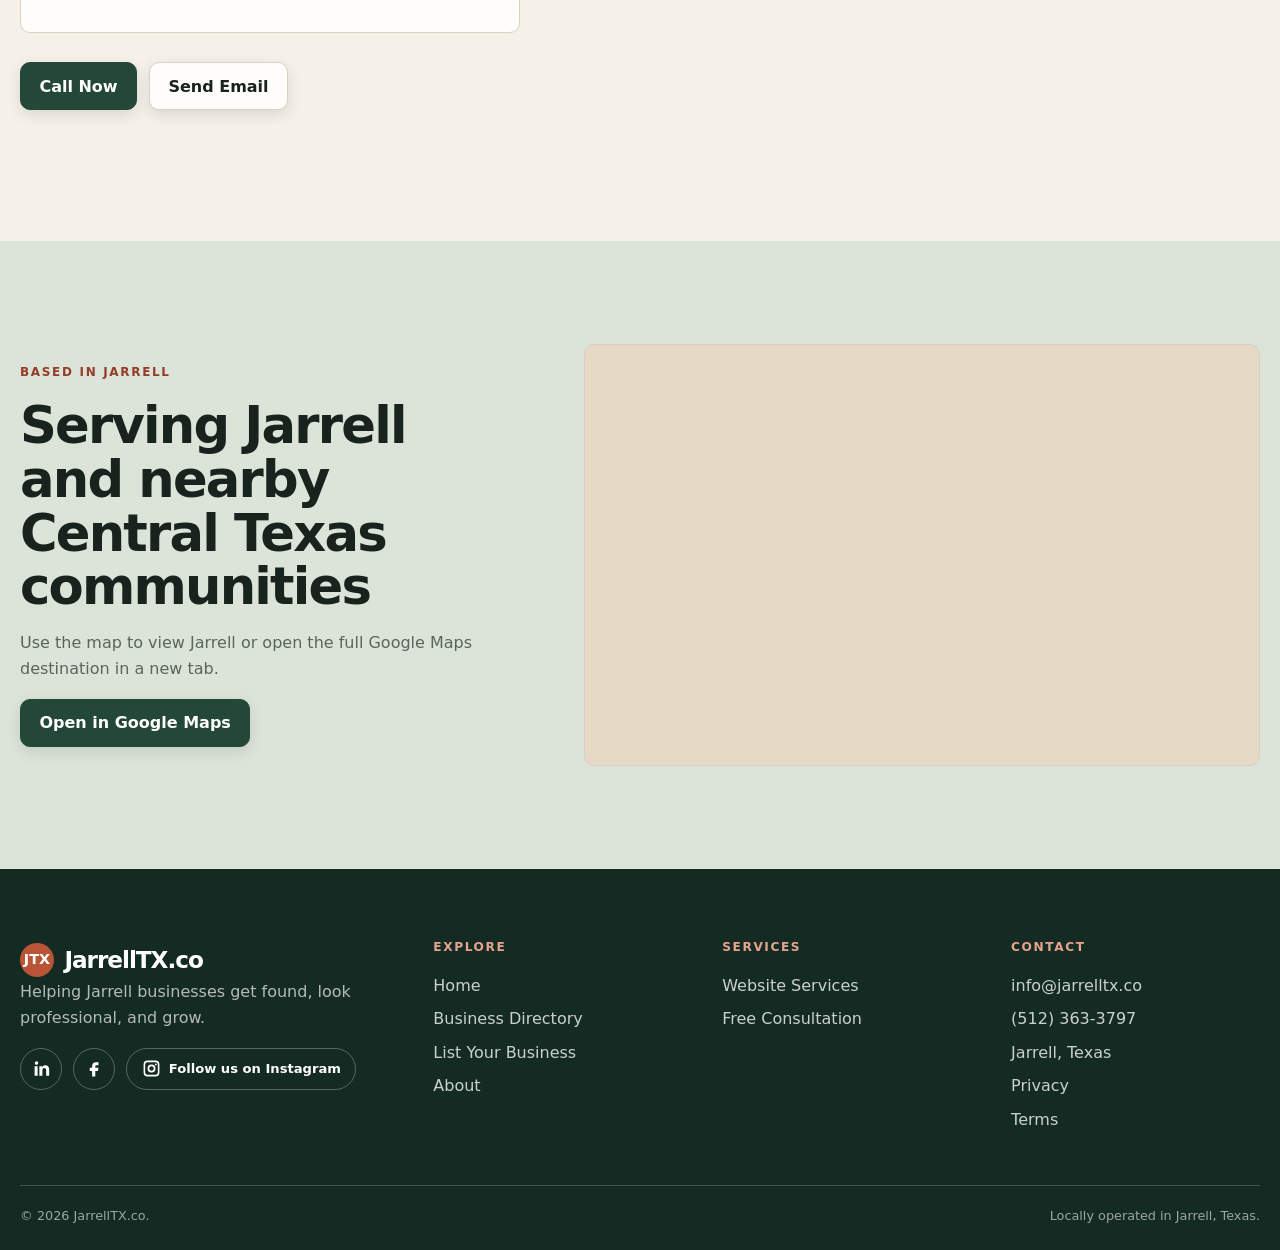
<file: contact.html>
<!doctype html>
<html lang="en">
<head>
  <meta charset="utf-8"><meta name="viewport" content="width=device-width, initial-scale=1"><meta name="robots" content="index, follow">
  <title>Contact JarrellTX.co | Jarrell, Texas</title>
  <meta name="description" content="Call or email JarrellTX.co about website design, local business listings, website maintenance, and local visibility services in Jarrell, Texas.">
  <link rel="canonical" href="https://jarrelltx.co/contact.html">
  <meta property="og:type" content="website"><meta property="og:title" content="Contact JarrellTX.co"><meta property="og:description" content="Request a straightforward consultation for your Jarrell-area business."><meta property="og:url" content="https://jarrelltx.co/contact.html"><meta property="og:image" content="https://jarrelltx.co/assets/images/jarrell-local-business.jpg">
  <meta name="twitter:card" content="summary_large_image"><meta name="twitter:title" content="Contact JarrellTX.co"><meta name="twitter:description" content="Website and local visibility support in Jarrell, Texas."><meta name="twitter:image" content="https://jarrelltx.co/assets/images/jarrell-local-business.jpg">
  <link rel="icon" href="assets/images/favicon.svg"><link rel="stylesheet" href="styles.css">
  <script type="application/ld+json">{"@context":"https://schema.org","@type":"ContactPage","name":"Contact JarrellTX.co","url":"https://jarrelltx.co/contact.html","about":{"@id":"https://jarrelltx.co/#organization"},"breadcrumb":{"@type":"BreadcrumbList","itemListElement":[{"@type":"ListItem","position":1,"name":"Home","item":"https://jarrelltx.co/"},{"@type":"ListItem","position":2,"name":"Contact","item":"https://jarrelltx.co/contact.html"}]}}</script>
</head>
<body><a class="skip-link" href="#main-content">Skip to content</a>
  <div class="announcement"><div class="container announcement-inner"><p>Professional websites and local visibility services for Jarrell businesses.</p><div class="contact-links"><a class="icon-link" href="mailto:info@jarrelltx.co">info@jarrelltx.co</a><a class="icon-link" href="tel:+15123633797">(512) 363-3797</a><a class="icon-link" data-social="linkedin" href="https://www.linkedin.com/in/ahmedaldulaimi" target="_blank" rel="noopener noreferrer" aria-label="LinkedIn">in</a></div></div></div>
  <header class="site-header" data-site-header><div class="header-inner"><a class="brand" href="index.html"><span class="brand-mark">JTX</span>JarrellTX.co</a><button class="menu-toggle" data-menu-toggle aria-expanded="false" aria-label="Open menu"><span></span><span></span></button><nav class="site-nav" data-site-nav aria-label="Primary navigation"><a href="index.html">Home</a><a href="businesses.html">Business Directory</a><a href="services.html">Website Services</a><a href="about.html">About</a><a href="contact.html" aria-current="page">Contact</a><a href="list-your-business.html">List Your Business</a></nav><div class="header-actions"><a class="button small light" href="tel:+15123633797">Call</a><a class="button small rust" href="contact.html"><span class="consult-label">Get a Free </span>Consultation</a></div></div></header>
  <main id="main-content">
    <section class="page-hero"><div class="container"><nav class="breadcrumb" aria-label="Breadcrumb"><a href="index.html">Home</a><span>/</span><span>Contact</span></nav><div class="eyebrow">Start a conversation</div><h1>Tell us what your business needs.</h1><p>Contact JarrellTX.co about a website, local listing, business profile support, or an existing site that needs attention.</p></div></section>
    <section class="section"><div class="container contact-grid"><div><div class="eyebrow">Contact information</div><h2>Reach a local point of contact.</h2><div class="contact-cards"><div class="contact-card"><strong>Email</strong><a href="mailto:info@jarrelltx.co">info@jarrelltx.co</a></div><div class="contact-card"><strong>Phone</strong><a href="tel:+15123633797">(512) 363-3797</a></div><div class="contact-card"><strong>Location</strong><a href="https://www.google.com/maps/search/?api=1&amp;query=Jarrell%2C%20Texas" target="_blank" rel="noopener noreferrer">Jarrell, Texas — Open Google Maps</a></div><div class="contact-card"><strong>Business hours</strong><span>By appointment</span></div><div class="contact-card"><strong>LinkedIn</strong><a href="https://www.linkedin.com/in/ahmedaldulaimi" target="_blank" rel="noopener noreferrer">Connect on LinkedIn</a></div><div class="contact-card"><strong>Instagram</strong><a class="icon-link" href="https://www.instagram.com/jarrelltxco/" target="_blank" rel="noopener noreferrer" aria-label="Follow JarrellTX.co on Instagram"><svg viewBox="0 0 24 24" aria-hidden="true"><path d="M7 2h10a5 5 0 0 1 5 5v10a5 5 0 0 1-5 5H7a5 5 0 0 1-5-5V7a5 5 0 0 1 5-5Zm0 2a3 3 0 0 0-3 3v10a3 3 0 0 0 3 3h10a3 3 0 0 0 3-3V7a3 3 0 0 0-3-3H7Zm5 3a5 5 0 1 1 0 10 5 5 0 0 1 0-10Zm0 2.2a2.8 2.8 0 1 0 0 5.6 2.8 2.8 0 0 0 0-5.6ZM17.5 5.7a1.2 1.2 0 1 1 0 2.4 1.2 1.2 0 0 1 0-2.4Z"/></svg><span>Follow us on Instagram</span></a><p>Follow @jarrelltxco for local business highlights, community updates, and Jarrell news.</p></div></div><div class="hero-actions"><a class="button" href="tel:+15123633797">Call Now</a><a class="button light" href="mailto:info@jarrelltx.co">Send Email</a></div></div>
      <form class="form" action="https://formsubmit.co/contact@jarrelltx.co" method="POST">
        <div class="form-status" data-contact-success role="status" aria-live="polite" tabindex="-1" hidden>Thank you. Your message has been sent successfully. We will contact you soon.</div>
        <input type="hidden" name="_subject" value="New JarrellTX.co Website Inquiry">
        <input type="hidden" name="_template" value="table">
        <input type="hidden" name="_captcha" value="false">
        <input type="hidden" name="_next" value="https://jarrelltx.co/contact.html?submitted=true">
        <input type="text" name="_honey" style="display:none" tabindex="-1" autocomplete="off">
        <div class="form-grid">
          <div class="field"><label for="contact-name">Full Name</label><input id="contact-name" name="Full Name" autocomplete="name" required></div>
          <div class="field"><label for="contact-email">Email Address</label><input id="contact-email" name="email" type="email" autocomplete="email" required></div>
          <div class="field"><label for="contact-phone">Phone Number <span>(optional)</span></label><input id="contact-phone" name="Phone Number" type="tel" autocomplete="tel"></div>
          <div class="field"><label for="contact-business">Business Name <span>(optional)</span></label><input id="contact-business" name="Business Name" autocomplete="organization"></div>
        </div>
        <div class="field"><label for="service-needed">Service Needed</label><select id="service-needed" name="Service Needed"><option value="">Select a service</option><option>Website Design</option><option>Website Redesign</option><option>Local Business Listing</option><option>Website Maintenance</option><option>Local SEO / Visibility</option><option>Free Consultation</option><option>Other</option></select></div>
        <div class="field"><label for="contact-message">Message</label><textarea id="contact-message" name="Message" required></textarea></div>
        <button class="button rust" type="submit">Send Message</button>
      </form>
    </div></section>
    <section class="section section-sage"><div class="container map-grid"><div><div class="eyebrow">Based in Jarrell</div><h2>Serving Jarrell and nearby Central Texas communities</h2><p>Use the map to view Jarrell or open the full Google Maps destination in a new tab.</p><a class="button" href="https://www.google.com/maps/search/?api=1&amp;query=Jarrell%2C%20Texas" target="_blank" rel="noopener noreferrer">Open in Google Maps</a></div><div class="map-frame"><iframe src="https://www.google.com/maps?q=Jarrell%2C%20Texas&amp;output=embed" title="Map centered on Jarrell, Texas" loading="lazy" referrerpolicy="no-referrer-when-downgrade"></iframe></div></div></section>
  </main>
  <footer class="site-footer"><div class="footer-inner"><div class="footer-grid"><div class="footer-brand"><a class="brand" href="index.html"><span class="brand-mark">JTX</span>JarrellTX.co</a><p>Helping Jarrell businesses get found, look professional, and grow.</p></div><div class="footer-column"><h2>Explore</h2><a href="index.html">Home</a><a href="businesses.html">Business Directory</a><a href="list-your-business.html">List Your Business</a><a href="about.html">About</a></div><div class="footer-column"><h2>Services</h2><a href="services.html">Website Services</a><a href="contact.html">Free Consultation</a></div><div class="footer-column"><h2>Contact</h2><a href="mailto:info@jarrelltx.co">info@jarrelltx.co</a><a href="tel:+15123633797">(512) 363-3797</a><a href="https://www.google.com/maps/search/?api=1&amp;query=Jarrell%2C%20Texas" target="_blank" rel="noopener noreferrer">Jarrell, Texas</a><a href="privacy.html">Privacy</a><a href="terms.html">Terms</a></div></div><div class="footer-bottom"><span>© <span data-year>2026</span> JarrellTX.co.</span><a href="https://www.google.com/maps/search/?api=1&amp;query=Jarrell%2C%20Texas" target="_blank" rel="noopener noreferrer">Locally operated in Jarrell, Texas.</a></div></div></footer>
  <script src="script.js" defer></script>
</body></html>
</file>
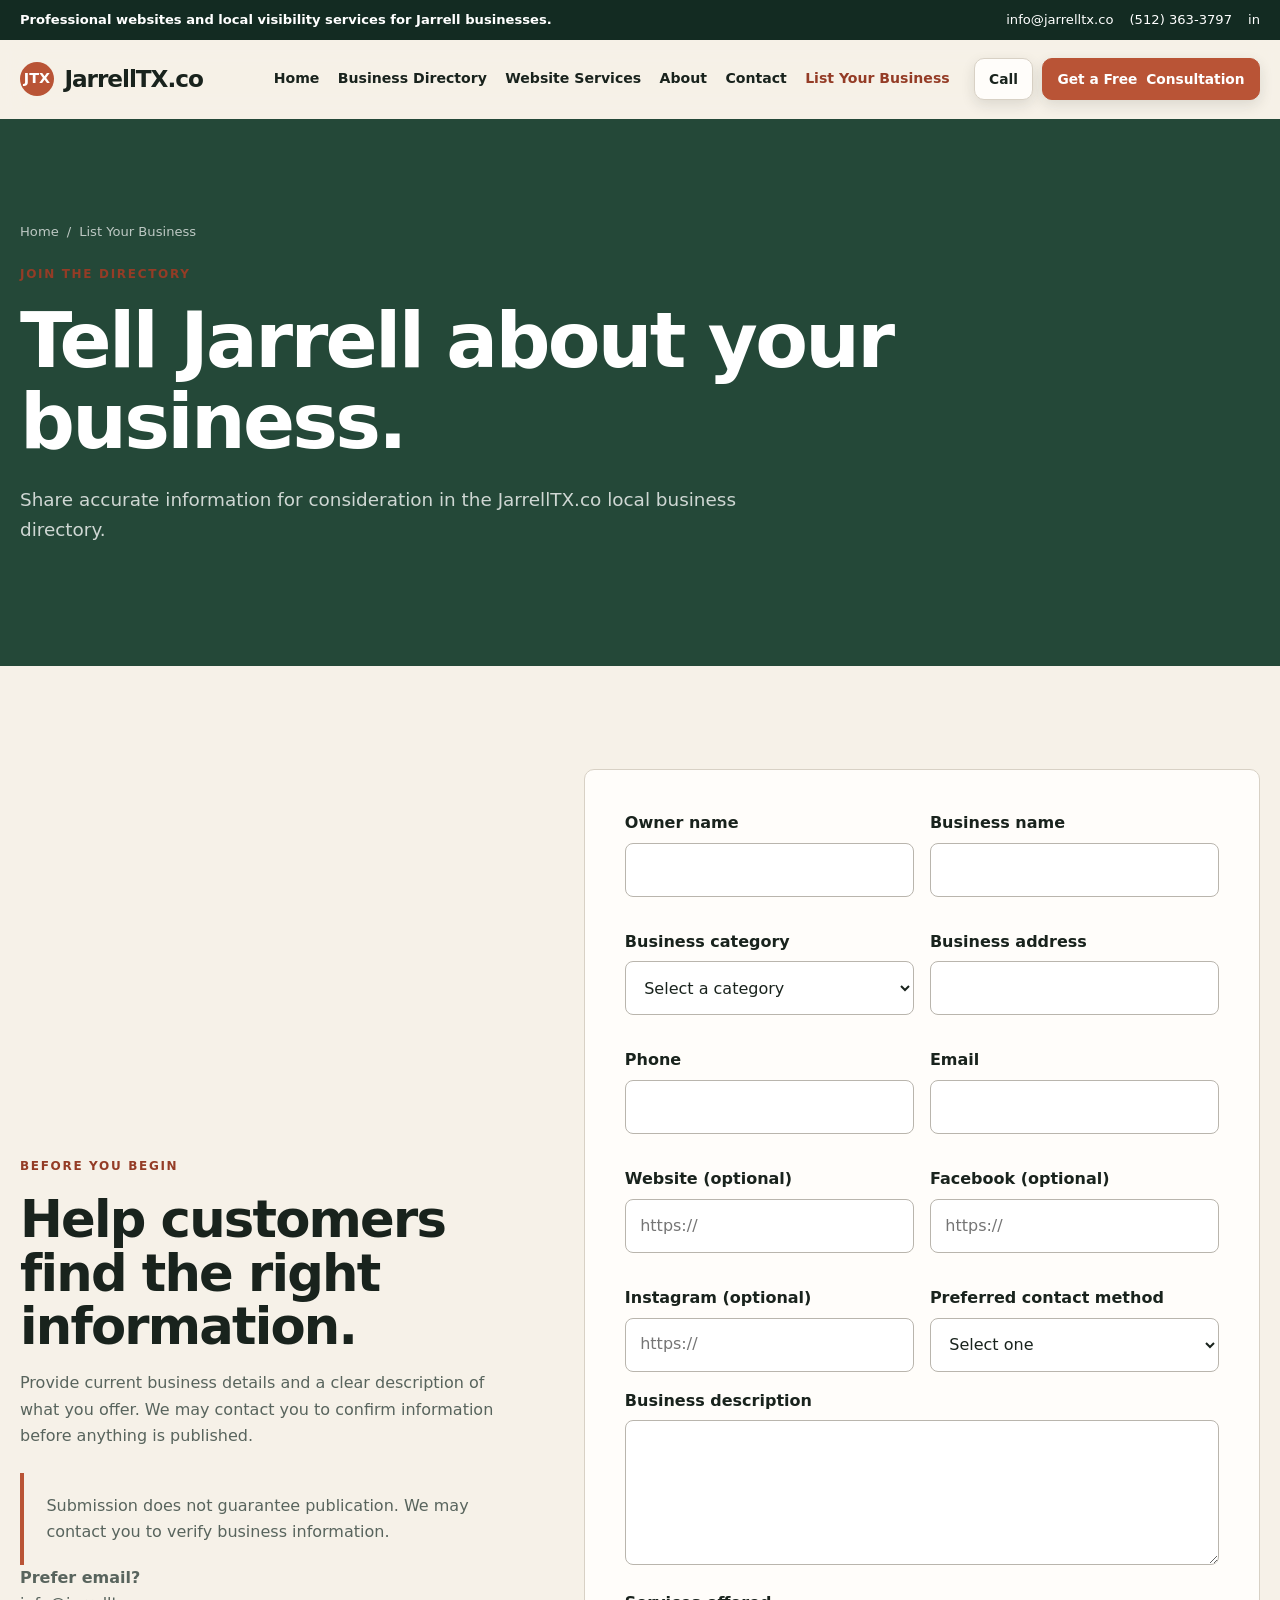
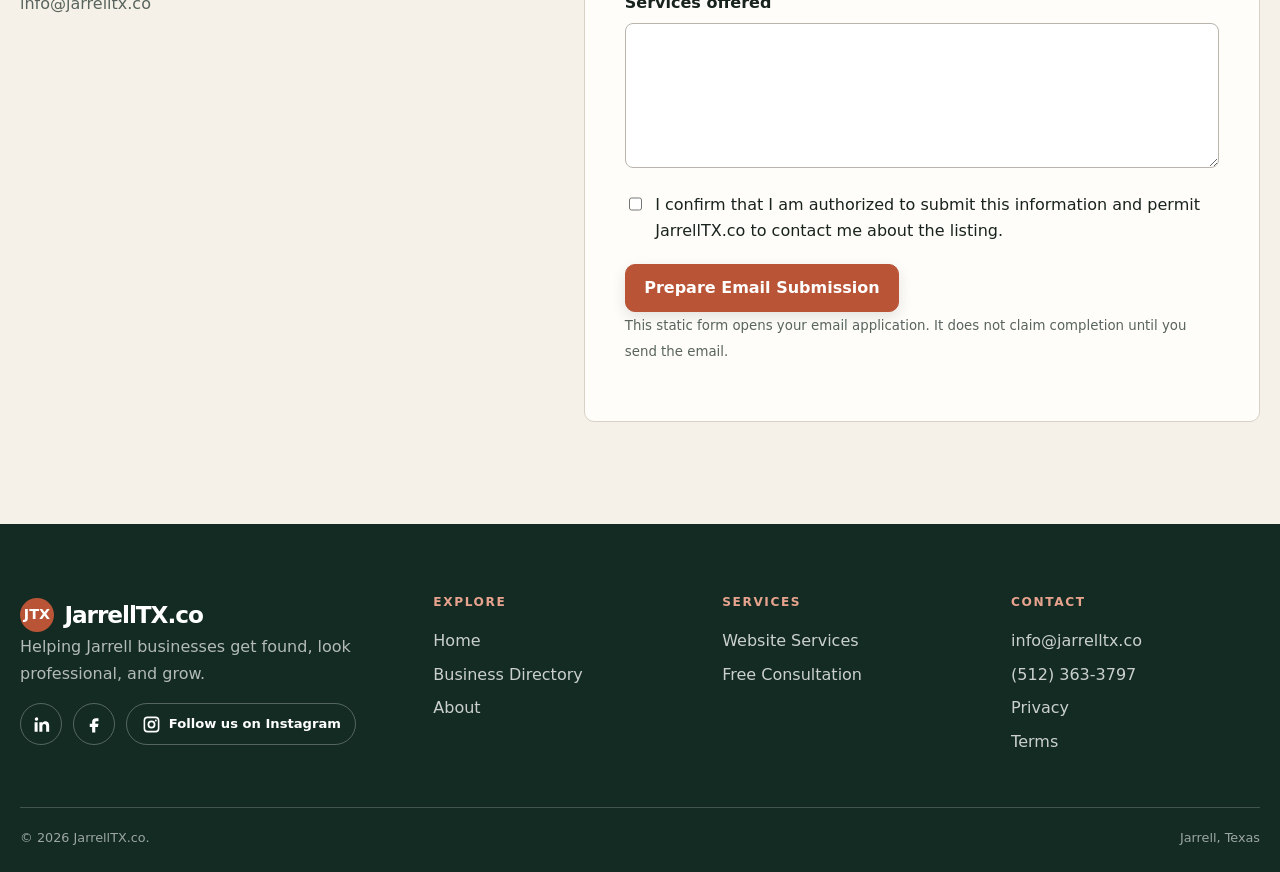
<file: list-your-business.html>
<!doctype html><html lang="en"><head><meta charset="utf-8"><meta name="viewport" content="width=device-width, initial-scale=1"><meta name="robots" content="index, follow"><title>List Your Jarrell Business | JarrellTX.co</title><meta name="description" content="Submit accurate information about your Jarrell-area business for consideration in the JarrellTX.co local directory."><link rel="canonical" href="https://jarrelltx.co/list-your-business.html"><meta property="og:type" content="website"><meta property="og:title" content="List Your Business with JarrellTX.co"><meta property="og:description" content="Submit a Jarrell-area business for directory consideration."><meta property="og:url" content="https://jarrelltx.co/list-your-business.html"><meta property="og:image" content="https://jarrelltx.co/assets/images/local-business-owner.jpg"><meta name="twitter:card" content="summary_large_image"><meta name="twitter:title" content="List Your Jarrell Business"><meta name="twitter:description" content="Submit accurate information for directory consideration."><meta name="twitter:image" content="https://jarrelltx.co/assets/images/local-business-owner.jpg"><link rel="icon" href="assets/images/favicon.svg"><link rel="stylesheet" href="styles.css"><script type="application/ld+json">{"@context":"https://schema.org","@type":"WebPage","name":"List Your Business","url":"https://jarrelltx.co/list-your-business.html","isPartOf":{"@id":"https://jarrelltx.co/#website"},"breadcrumb":{"@type":"BreadcrumbList","itemListElement":[{"@type":"ListItem","position":1,"name":"Home","item":"https://jarrelltx.co/"},{"@type":"ListItem","position":2,"name":"List Your Business","item":"https://jarrelltx.co/list-your-business.html"}]}}</script></head><body><a class="skip-link" href="#main-content">Skip to content</a>
<div class="announcement"><div class="container announcement-inner"><p>Professional websites and local visibility services for Jarrell businesses.</p><div class="contact-links"><a class="icon-link" href="mailto:info@jarrelltx.co">info@jarrelltx.co</a><a class="icon-link" href="tel:+15123633797">(512) 363-3797</a><a class="icon-link" data-social="linkedin" href="https://www.linkedin.com/in/ahmedaldulaimi" target="_blank" rel="noopener noreferrer" aria-label="LinkedIn">in</a></div></div></div>
<header class="site-header" data-site-header><div class="header-inner"><a class="brand" href="index.html"><span class="brand-mark">JTX</span>JarrellTX.co</a><button class="menu-toggle" data-menu-toggle aria-expanded="false" aria-label="Open menu"><span></span><span></span></button><nav class="site-nav" data-site-nav><a href="index.html">Home</a><a href="businesses.html">Business Directory</a><a href="services.html">Website Services</a><a href="about.html">About</a><a href="contact.html">Contact</a><a href="list-your-business.html" aria-current="page">List Your Business</a></nav><div class="header-actions"><a class="button small light" href="tel:+15123633797">Call</a><a class="button small rust" href="contact.html"><span class="consult-label">Get a Free </span>Consultation</a></div></div></header>
<main id="main-content"><section class="page-hero"><div class="container"><nav class="breadcrumb" aria-label="Breadcrumb"><a href="index.html">Home</a><span>/</span><span>List Your Business</span></nav><div class="eyebrow">Join the directory</div><h1>Tell Jarrell about your business.</h1><p>Share accurate information for consideration in the JarrellTX.co local business directory.</p></div></section><section class="section"><div class="container contact-grid"><div><div class="eyebrow">Before you begin</div><h2>Help customers find the right information.</h2><p>Provide current business details and a clear description of what you offer. We may contact you to confirm information before anything is published.</p><div class="notice"><p>Submission does not guarantee publication. We may contact you to verify business information.</p></div><p><strong>Prefer email?</strong><br><a href="mailto:info@jarrelltx.co">info@jarrelltx.co</a></p></div><form class="form" data-static-form data-subject="JarrellTX.co business listing submission" action="mailto:info@jarrelltx.co" method="post" enctype="text/plain"><div class="form-status" data-form-status role="status" aria-live="polite" hidden></div><div class="form-grid"><div class="field"><label for="owner-name">Owner name</label><input id="owner-name" name="owner_name" autocomplete="name" required></div><div class="field"><label for="business-name">Business name</label><input id="business-name" name="business_name" autocomplete="organization" required></div><div class="field"><label for="category">Business category</label><select id="category" name="business_category" required><option value="">Select a category</option><option>Restaurants and Food</option><option>Home Services</option><option>Automotive</option><option>Health and Wellness</option><option>Shopping</option><option>Professional Services</option><option>Other</option></select></div><div class="field"><label for="address">Business address</label><input id="address" name="business_address" autocomplete="street-address" required></div><div class="field"><label for="business-phone">Phone</label><input id="business-phone" name="phone" type="tel" autocomplete="tel" required></div><div class="field"><label for="business-email">Email</label><input id="business-email" name="email" type="email" autocomplete="email" required></div><div class="field"><label for="website">Website <span>(optional)</span></label><input id="website" name="website" type="url" placeholder="https://"></div><div class="field"><label for="facebook">Facebook <span>(optional)</span></label><input id="facebook" name="facebook" type="url" placeholder="https://"></div><div class="field"><label for="instagram">Instagram <span>(optional)</span></label><input id="instagram" name="instagram" type="url" placeholder="https://"></div><div class="field"><label for="preferred">Preferred contact method</label><select id="preferred" name="preferred_contact_method" required><option value="">Select one</option><option>Email</option><option>Phone</option></select></div></div><div class="field"><label for="description">Business description</label><textarea id="description" name="business_description" required></textarea></div><div class="field"><label for="services">Services offered</label><textarea id="services" name="services_offered" required></textarea></div><label class="check"><input type="checkbox" name="permission" value="yes" required><span>I confirm that I am authorized to submit this information and permit JarrellTX.co to contact me about the listing.</span></label><button class="button rust" type="submit">Prepare Email Submission</button><p><small>This static form opens your email application. It does not claim completion until you send the email.</small></p></form></div></section></main>
<footer class="site-footer"><div class="footer-inner"><div class="footer-grid"><div class="footer-brand"><a class="brand" href="index.html"><span class="brand-mark">JTX</span>JarrellTX.co</a><p>Helping Jarrell businesses get found, look professional, and grow.</p></div><div class="footer-column"><h2>Explore</h2><a href="index.html">Home</a><a href="businesses.html">Business Directory</a><a href="about.html">About</a></div><div class="footer-column"><h2>Services</h2><a href="services.html">Website Services</a><a href="contact.html">Free Consultation</a></div><div class="footer-column"><h2>Contact</h2><a href="mailto:info@jarrelltx.co">info@jarrelltx.co</a><a href="tel:+15123633797">(512) 363-3797</a><a href="privacy.html">Privacy</a><a href="terms.html">Terms</a></div></div><div class="footer-bottom"><span>© <span data-year>2026</span> JarrellTX.co.</span><a href="https://www.google.com/maps/search/?api=1&amp;query=Jarrell%2C%20Texas" target="_blank" rel="noopener noreferrer">Jarrell, Texas</a></div></div></footer><script src="script.js" defer></script></body></html>
</file>
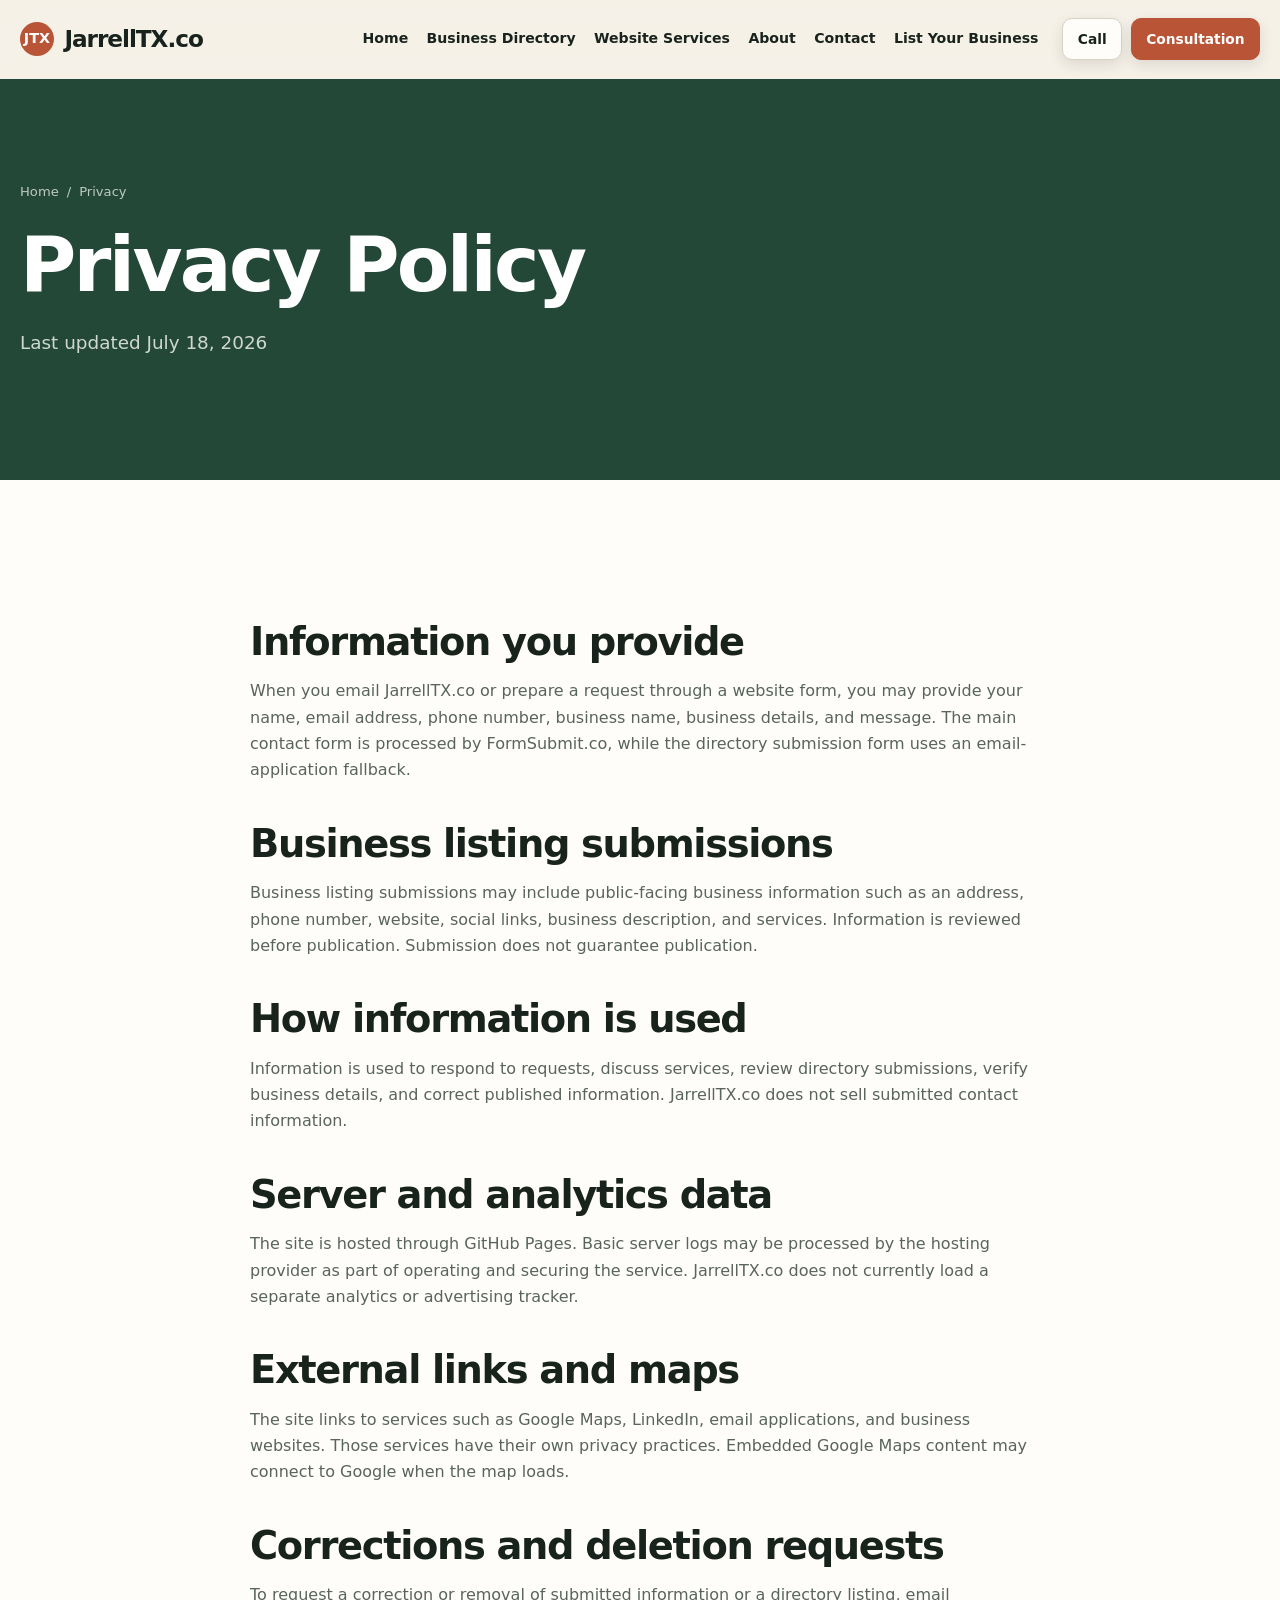
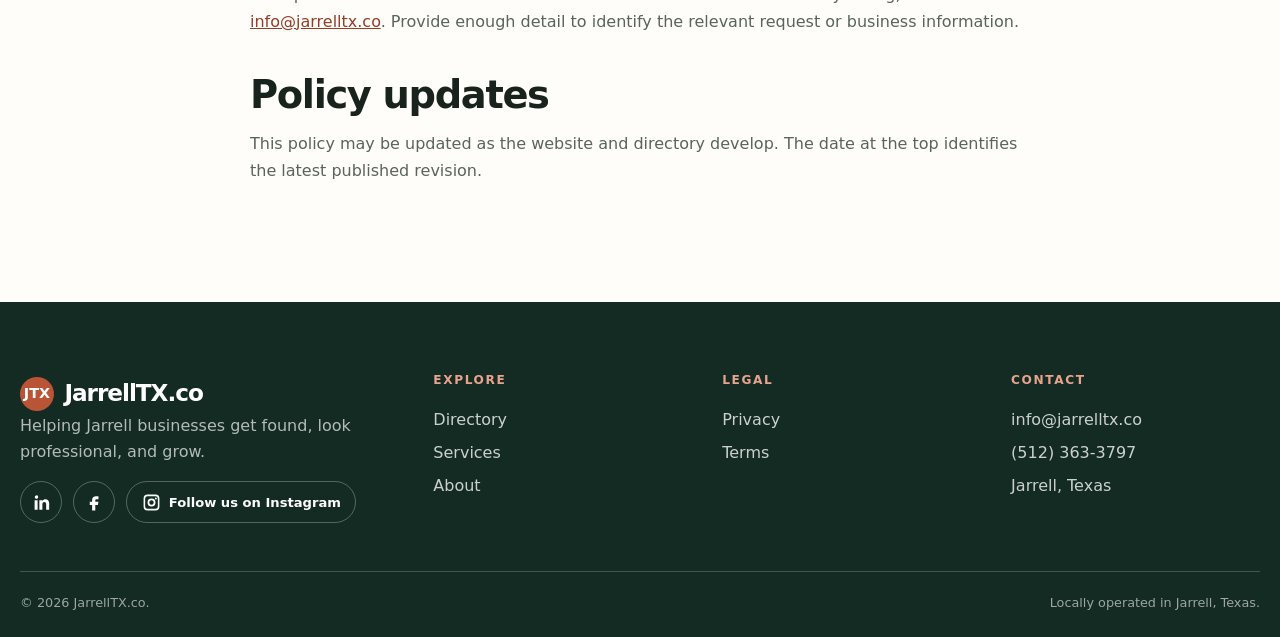
<file: privacy.html>
<!doctype html><html lang="en"><head><meta charset="utf-8"><meta name="viewport" content="width=device-width, initial-scale=1"><meta name="robots" content="index, follow"><title>Privacy Policy | JarrellTX.co</title><meta name="description" content="Read how JarrellTX.co handles contact requests, business listing submissions, external links, and requests to correct or delete information."><link rel="canonical" href="https://jarrelltx.co/privacy.html"><meta property="og:type" content="website"><meta property="og:title" content="Privacy Policy | JarrellTX.co"><meta property="og:description" content="How JarrellTX.co handles contact and directory submission information."><meta property="og:url" content="https://jarrelltx.co/privacy.html"><meta property="og:image" content="https://jarrelltx.co/assets/images/jarrell-local-business.jpg"><meta name="twitter:card" content="summary_large_image"><meta name="twitter:title" content="JarrellTX.co Privacy Policy"><meta name="twitter:description" content="Contact and directory submission privacy information."><meta name="twitter:image" content="https://jarrelltx.co/assets/images/jarrell-local-business.jpg"><link rel="icon" href="assets/images/favicon.svg"><link rel="stylesheet" href="styles.css"><script type="application/ld+json">{"@context":"https://schema.org","@type":"WebPage","name":"Privacy Policy","url":"https://jarrelltx.co/privacy.html","dateModified":"2026-07-18","breadcrumb":{"@type":"BreadcrumbList","itemListElement":[{"@type":"ListItem","position":1,"name":"Home","item":"https://jarrelltx.co/"},{"@type":"ListItem","position":2,"name":"Privacy Policy","item":"https://jarrelltx.co/privacy.html"}]}}</script></head><body><a class="skip-link" href="#main-content">Skip to content</a><header class="site-header" data-site-header><div class="header-inner"><a class="brand" href="index.html"><span class="brand-mark">JTX</span>JarrellTX.co</a><button class="menu-toggle" data-menu-toggle aria-expanded="false" aria-label="Open menu"><span></span><span></span></button><nav class="site-nav" data-site-nav><a href="index.html">Home</a><a href="businesses.html">Business Directory</a><a href="services.html">Website Services</a><a href="about.html">About</a><a href="contact.html">Contact</a><a href="list-your-business.html">List Your Business</a></nav><div class="header-actions"><a class="button small light" href="tel:+15123633797">Call</a><a class="button small rust" href="contact.html">Consultation</a></div></div></header><main id="main-content"><section class="page-hero"><div class="container"><nav class="breadcrumb" aria-label="Breadcrumb"><a href="index.html">Home</a><span>/</span><span>Privacy</span></nav><h1>Privacy Policy</h1><p>Last updated July 18, 2026</p></div></section><section class="section section-white"><article class="container prose"><h2>Information you provide</h2><p>When you email JarrellTX.co or prepare a request through a website form, you may provide your name, email address, phone number, business name, business details, and message. The main contact form is processed by FormSubmit.co, while the directory submission form uses an email-application fallback.</p><h2>Business listing submissions</h2><p>Business listing submissions may include public-facing business information such as an address, phone number, website, social links, business description, and services. Information is reviewed before publication. Submission does not guarantee publication.</p><h2>How information is used</h2><p>Information is used to respond to requests, discuss services, review directory submissions, verify business details, and correct published information. JarrellTX.co does not sell submitted contact information.</p><h2>Server and analytics data</h2><p>The site is hosted through GitHub Pages. Basic server logs may be processed by the hosting provider as part of operating and securing the service. JarrellTX.co does not currently load a separate analytics or advertising tracker.</p><h2>External links and maps</h2><p>The site links to services such as Google Maps, LinkedIn, email applications, and business websites. Those services have their own privacy practices. Embedded Google Maps content may connect to Google when the map loads.</p><h2>Corrections and deletion requests</h2><p>To request a correction or removal of submitted information or a directory listing, email <a href="mailto:info@jarrelltx.co">info@jarrelltx.co</a>. Provide enough detail to identify the relevant request or business information.</p><h2>Policy updates</h2><p>This policy may be updated as the website and directory develop. The date at the top identifies the latest published revision.</p></article></section></main><footer class="site-footer"><div class="footer-inner"><div class="footer-grid"><div class="footer-brand"><a class="brand" href="index.html"><span class="brand-mark">JTX</span>JarrellTX.co</a><p>Helping Jarrell businesses get found, look professional, and grow.</p></div><div class="footer-column"><h2>Explore</h2><a href="businesses.html">Directory</a><a href="services.html">Services</a><a href="about.html">About</a></div><div class="footer-column"><h2>Legal</h2><a href="privacy.html">Privacy</a><a href="terms.html">Terms</a></div><div class="footer-column"><h2>Contact</h2><a href="mailto:info@jarrelltx.co">info@jarrelltx.co</a><a href="tel:+15123633797">(512) 363-3797</a><a href="https://www.google.com/maps/search/?api=1&amp;query=Jarrell%2C%20Texas" target="_blank" rel="noopener noreferrer">Jarrell, Texas</a></div></div><div class="footer-bottom"><span>© <span data-year>2026</span> JarrellTX.co.</span><a href="https://www.google.com/maps/search/?api=1&amp;query=Jarrell%2C%20Texas" target="_blank" rel="noopener noreferrer">Locally operated in Jarrell, Texas.</a></div></div></footer><script src="script.js" defer></script></body></html>
</file>
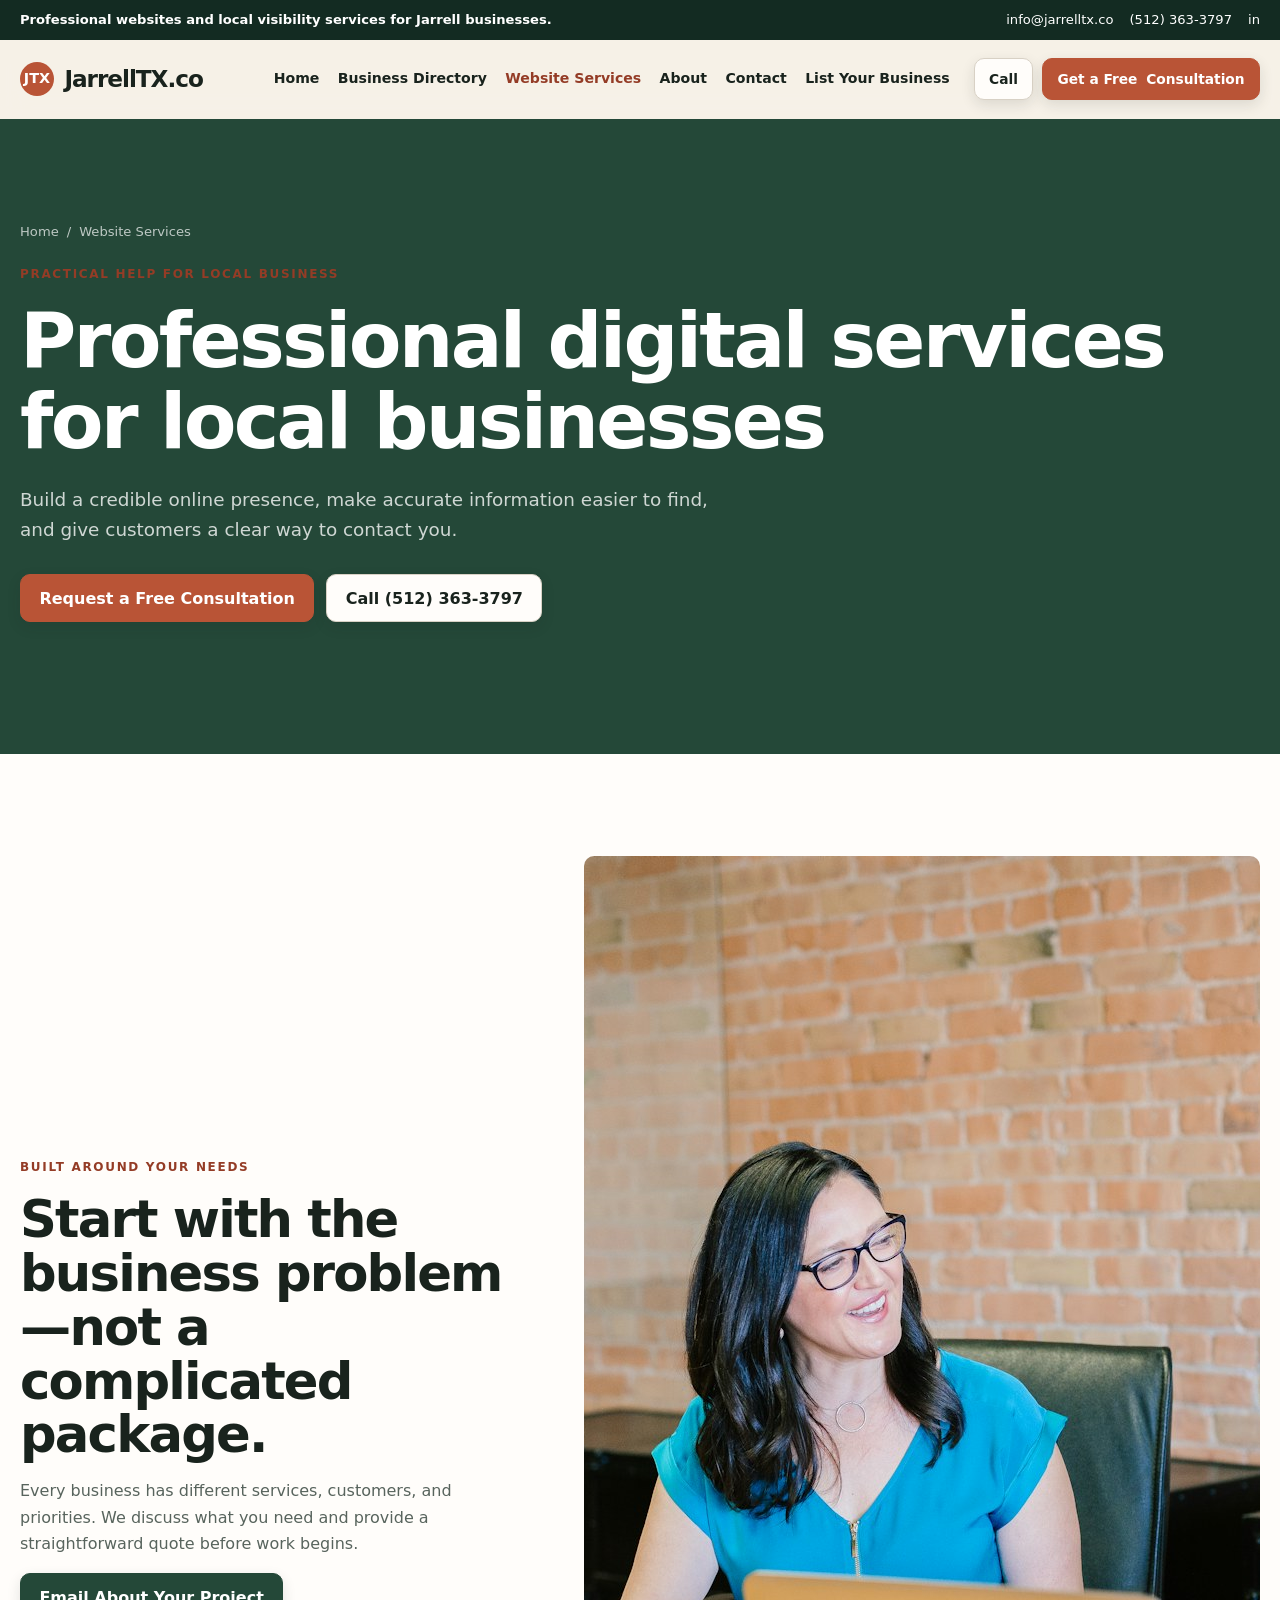
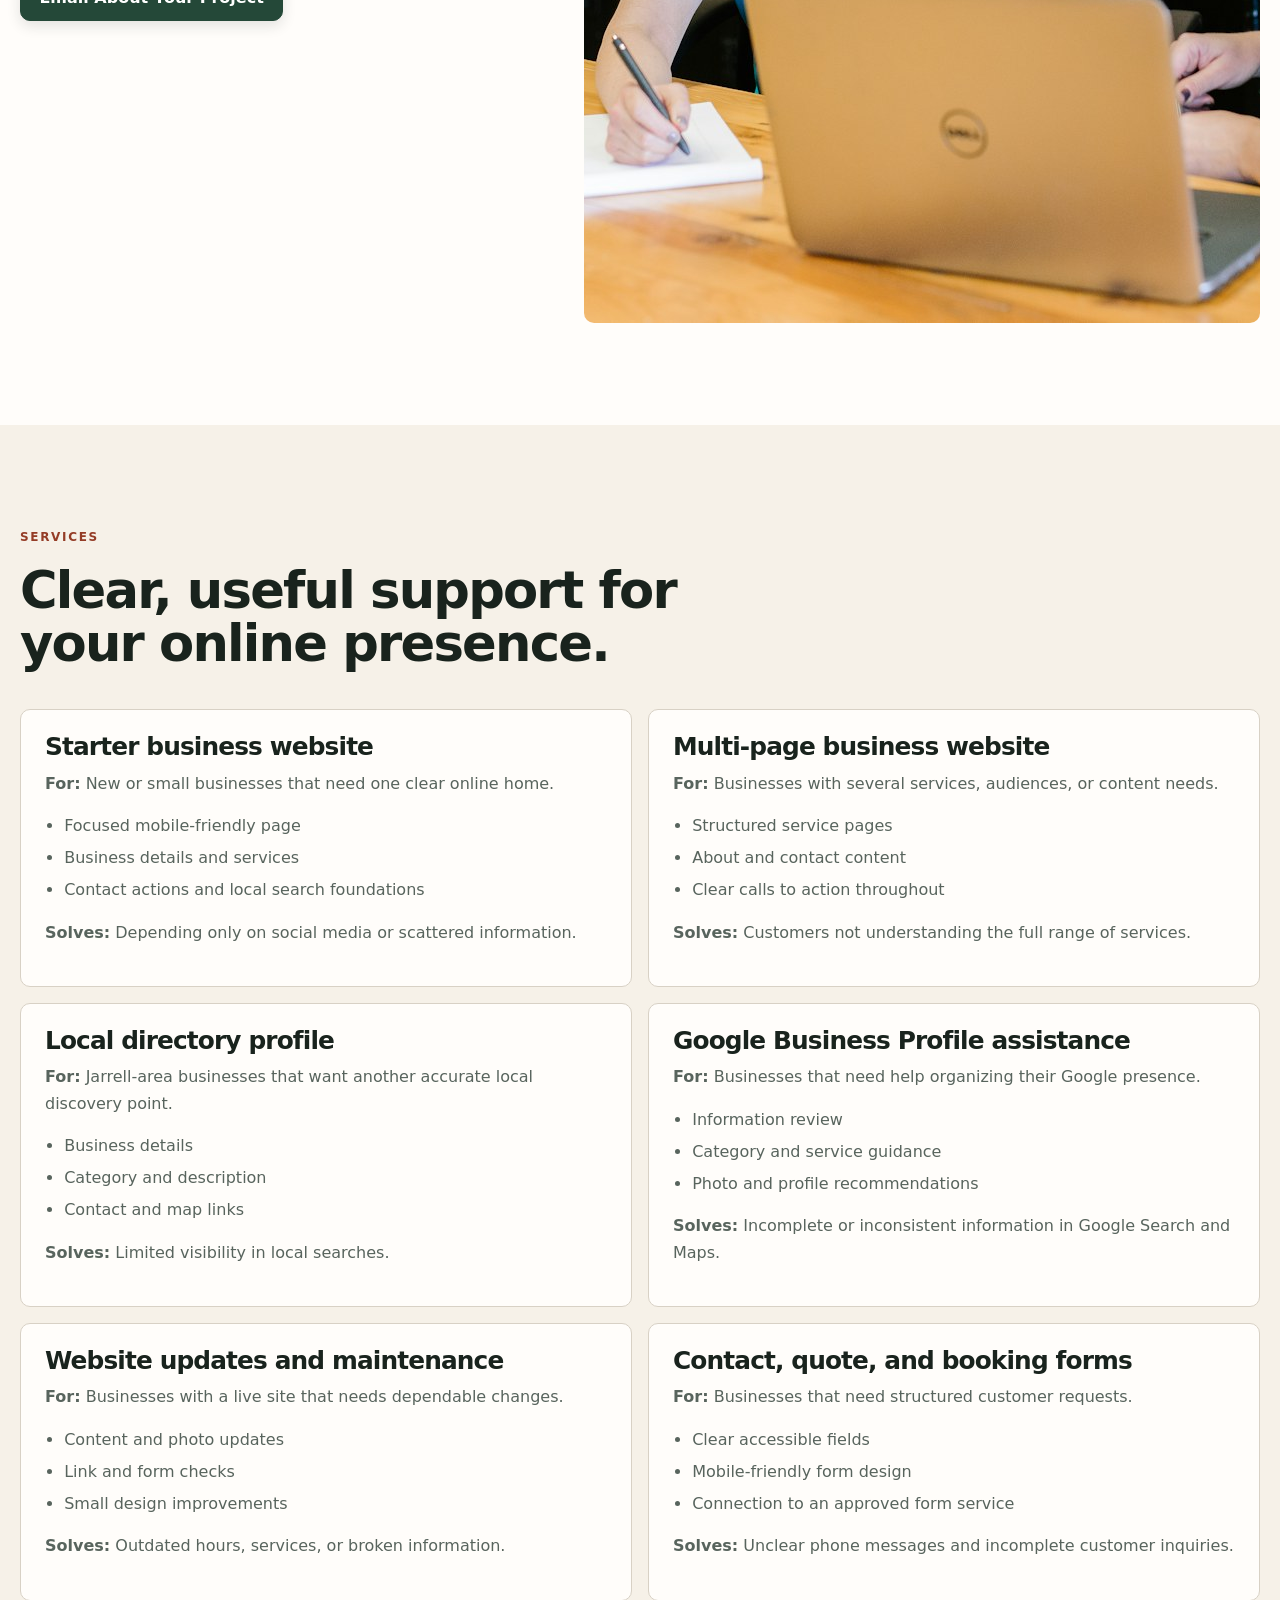
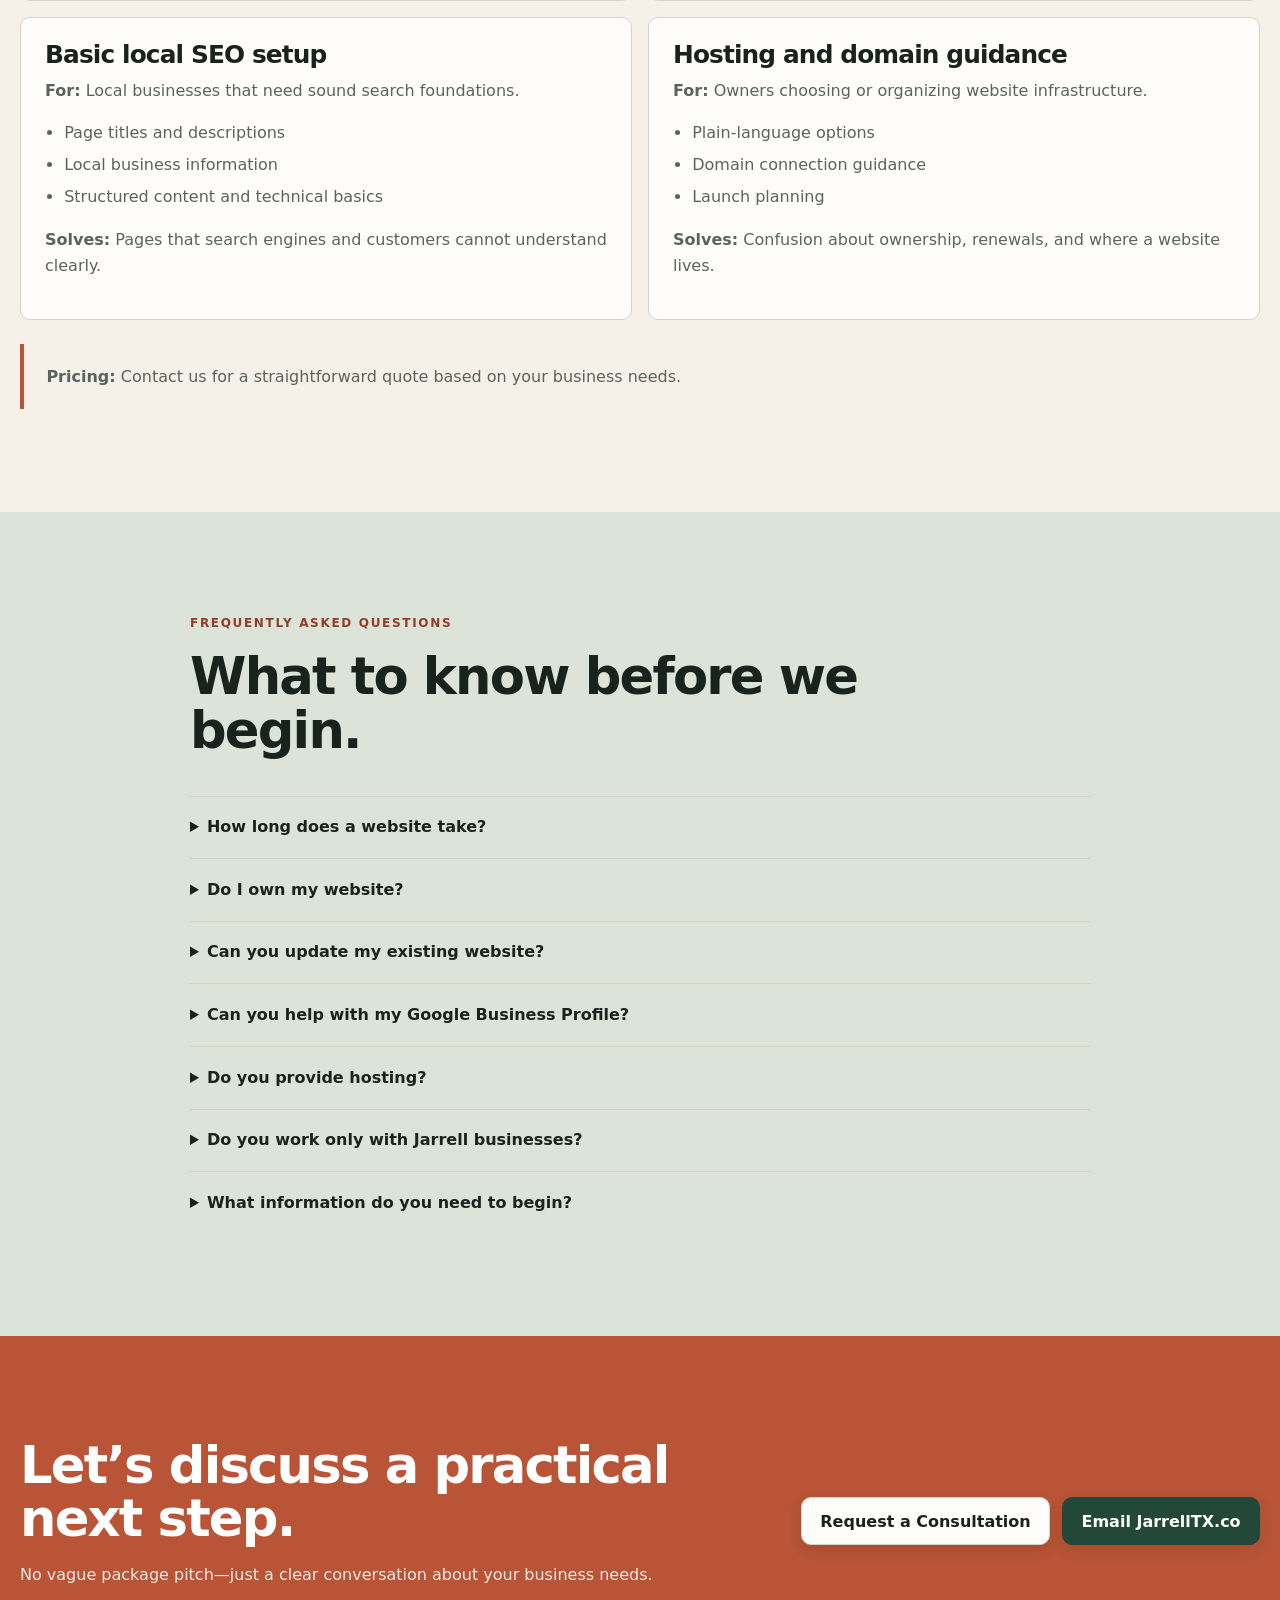
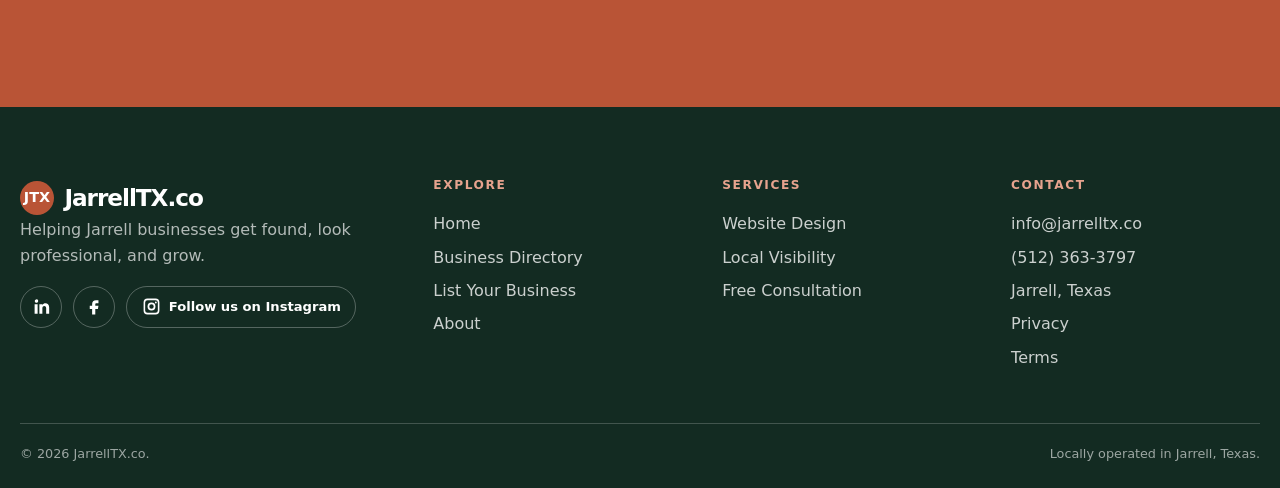
<file: services.html>
<!doctype html><html lang="en"><head><meta charset="utf-8"><meta name="viewport" content="width=device-width, initial-scale=1"><meta name="robots" content="index, follow"><title>Website Design and Digital Services in Jarrell, TX | JarrellTX.co</title><meta name="description" content="Professional website design, Google Business Profile support, local SEO, maintenance, and practical digital services for Jarrell-area businesses."><link rel="canonical" href="https://jarrelltx.co/services.html"><meta property="og:type" content="website"><meta property="og:title" content="Professional digital services for local businesses"><meta property="og:description" content="Website design and local visibility support for Jarrell-area businesses."><meta property="og:url" content="https://jarrelltx.co/services.html"><meta property="og:image" content="https://jarrelltx.co/assets/images/website-design-service.jpg"><meta name="twitter:card" content="summary_large_image"><meta name="twitter:title" content="Jarrell Business Website Services"><meta name="twitter:description" content="Practical website and local visibility help from JarrellTX.co."><meta name="twitter:image" content="https://jarrelltx.co/assets/images/website-design-service.jpg"><link rel="icon" href="assets/images/favicon.svg"><link rel="stylesheet" href="styles.css"><script type="application/ld+json">{"@context":"https://schema.org","@graph":[{"@type":"WebPage","name":"Website Design and Digital Services in Jarrell, Texas","url":"https://jarrelltx.co/services.html","breadcrumb":{"@type":"BreadcrumbList","itemListElement":[{"@type":"ListItem","position":1,"name":"Home","item":"https://jarrelltx.co/"},{"@type":"ListItem","position":2,"name":"Website Services","item":"https://jarrelltx.co/services.html"}]}},{"@type":"ItemList","name":"JarrellTX.co local business services","itemListElement":[{"@type":"Service","position":1,"name":"Website design for Jarrell businesses","url":"https://jarrelltx.co/services.html","provider":{"@id":"https://jarrelltx.co/#organization"},"areaServed":{"@type":"City","name":"Jarrell, Texas"},"description":"Professional mobile-friendly website design for local businesses in Jarrell, Texas."},{"@type":"Service","position":2,"name":"Local website maintenance","url":"https://jarrelltx.co/services.html","provider":{"@id":"https://jarrelltx.co/#organization"},"areaServed":{"@type":"City","name":"Jarrell, Texas"},"description":"Website content updates, link and form checks, and practical maintenance for local business websites."},{"@type":"Service","position":3,"name":"Local business listings","url":"https://jarrelltx.co/services.html","provider":{"@id":"https://jarrelltx.co/#organization"},"areaServed":{"@type":"City","name":"Jarrell, Texas"},"description":"Accurate local directory profiles that help Jarrell residents discover nearby businesses."},{"@type":"Service","position":4,"name":"Local visibility services","url":"https://jarrelltx.co/services.html","provider":{"@id":"https://jarrelltx.co/#organization"},"areaServed":{"@type":"City","name":"Jarrell, Texas"},"description":"Local SEO foundations and Google Business Profile assistance for Jarrell-area businesses."}]},{"@type":"FAQPage","mainEntity":[{"@type":"Question","name":"How long does a website take?","acceptedAnswer":{"@type":"Answer","text":"Timing depends on the project scope and content readiness. A practical schedule is provided before work begins."}},{"@type":"Question","name":"Do I own my website?","acceptedAnswer":{"@type":"Answer","text":"Ownership and any ongoing services are documented clearly in the project agreement before work begins."}},{"@type":"Question","name":"Can you update my existing website?","acceptedAnswer":{"@type":"Answer","text":"Yes. Existing websites can be reviewed to determine whether focused updates or a larger rebuild makes sense."}}]}]}</script></head><body><a class="skip-link" href="#main-content">Skip to content</a>
<div class="announcement"><div class="container announcement-inner"><p>Professional websites and local visibility services for Jarrell businesses.</p><div class="contact-links"><a class="icon-link" href="mailto:info@jarrelltx.co">info@jarrelltx.co</a><a class="icon-link" href="tel:+15123633797">(512) 363-3797</a><a class="icon-link" data-social="linkedin" href="https://www.linkedin.com/in/ahmedaldulaimi" target="_blank" rel="noopener noreferrer" aria-label="LinkedIn">in</a></div></div></div>
<header class="site-header" data-site-header><div class="header-inner"><a class="brand" href="index.html"><span class="brand-mark">JTX</span>JarrellTX.co</a><button class="menu-toggle" data-menu-toggle aria-expanded="false" aria-label="Open menu"><span></span><span></span></button><nav class="site-nav" data-site-nav><a href="index.html">Home</a><a href="businesses.html">Business Directory</a><a href="services.html" aria-current="page">Website Services</a><a href="about.html">About</a><a href="contact.html">Contact</a><a href="list-your-business.html">List Your Business</a></nav><div class="header-actions"><a class="button small light" href="tel:+15123633797">Call</a><a class="button small rust" href="contact.html"><span class="consult-label">Get a Free </span>Consultation</a></div></div></header>
<main id="main-content"><section class="page-hero"><div class="container"><nav class="breadcrumb" aria-label="Breadcrumb"><a href="index.html">Home</a><span>/</span><span>Website Services</span></nav><div class="eyebrow">Practical help for local business</div><h1>Professional digital services for local businesses</h1><p>Build a credible online presence, make accurate information easier to find, and give customers a clear way to contact you.</p><div class="hero-actions"><a class="button rust" href="contact.html">Request a Free Consultation</a><a class="button light" href="tel:+15123633797">Call (512) 363-3797</a></div></div></section>
<section class="section section-white"><div class="container split-grid"><div><div class="eyebrow">Built around your needs</div><h2>Start with the business problem—not a complicated package.</h2><p>Every business has different services, customers, and priorities. We discuss what you need and provide a straightforward quote before work begins.</p><a class="button" href="mailto:info@jarrelltx.co">Email About Your Project</a></div><div class="content-photo"><img src="assets/images/website-design-service.jpg" width="1600" height="1067" alt="Professionals planning a business website around a table"></div></div></section>
<section class="section"><div class="container"><div class="section-head"><div class="eyebrow">Services</div><h2>Clear, useful support for your online presence.</h2></div><div class="service-list"><article class="service-detail"><h3>Starter business website</h3><p><strong>For:</strong> New or small businesses that need one clear online home.</p><ul><li>Focused mobile-friendly page</li><li>Business details and services</li><li>Contact actions and local search foundations</li></ul><p><strong>Solves:</strong> Depending only on social media or scattered information.</p></article><article class="service-detail"><h3>Multi-page business website</h3><p><strong>For:</strong> Businesses with several services, audiences, or content needs.</p><ul><li>Structured service pages</li><li>About and contact content</li><li>Clear calls to action throughout</li></ul><p><strong>Solves:</strong> Customers not understanding the full range of services.</p></article><article class="service-detail"><h3>Local directory profile</h3><p><strong>For:</strong> Jarrell-area businesses that want another accurate local discovery point.</p><ul><li>Business details</li><li>Category and description</li><li>Contact and map links</li></ul><p><strong>Solves:</strong> Limited visibility in local searches.</p></article><article class="service-detail"><h3>Google Business Profile assistance</h3><p><strong>For:</strong> Businesses that need help organizing their Google presence.</p><ul><li>Information review</li><li>Category and service guidance</li><li>Photo and profile recommendations</li></ul><p><strong>Solves:</strong> Incomplete or inconsistent information in Google Search and Maps.</p></article><article class="service-detail"><h3>Website updates and maintenance</h3><p><strong>For:</strong> Businesses with a live site that needs dependable changes.</p><ul><li>Content and photo updates</li><li>Link and form checks</li><li>Small design improvements</li></ul><p><strong>Solves:</strong> Outdated hours, services, or broken information.</p></article><article class="service-detail"><h3>Contact, quote, and booking forms</h3><p><strong>For:</strong> Businesses that need structured customer requests.</p><ul><li>Clear accessible fields</li><li>Mobile-friendly form design</li><li>Connection to an approved form service</li></ul><p><strong>Solves:</strong> Unclear phone messages and incomplete customer inquiries.</p></article><article class="service-detail"><h3>Basic local SEO setup</h3><p><strong>For:</strong> Local businesses that need sound search foundations.</p><ul><li>Page titles and descriptions</li><li>Local business information</li><li>Structured content and technical basics</li></ul><p><strong>Solves:</strong> Pages that search engines and customers cannot understand clearly.</p></article><article class="service-detail"><h3>Hosting and domain guidance</h3><p><strong>For:</strong> Owners choosing or organizing website infrastructure.</p><ul><li>Plain-language options</li><li>Domain connection guidance</li><li>Launch planning</li></ul><p><strong>Solves:</strong> Confusion about ownership, renewals, and where a website lives.</p></article></div><div class="notice"><p><strong>Pricing:</strong> Contact us for a straightforward quote based on your business needs.</p></div></div></section>
<section class="section section-sage"><div class="container faq"><div class="section-head"><div class="eyebrow">Frequently asked questions</div><h2>What to know before we begin.</h2></div><details><summary>How long does a website take?</summary><p>Timing depends on scope and how quickly business content is available. A practical schedule is provided before work begins.</p></details><details><summary>Do I own my website?</summary><p>Ownership, access, and any ongoing services are documented clearly in the project agreement before work begins.</p></details><details><summary>Can you update my existing website?</summary><p>Yes. We can review the current site and discuss whether focused improvements or a larger rebuild is the practical option.</p></details><details><summary>Can you help with my Google Business Profile?</summary><p>We can assist with organizing business information and provide profile guidance. Google controls profile verification, approval, and platform decisions.</p></details><details><summary>Do you provide hosting?</summary><p>We can discuss appropriate hosting and domain options and explain ongoing costs. The recommended setup depends on the project.</p></details><details><summary>Do you work only with Jarrell businesses?</summary><p>Jarrell is the local focus. Nearby Central Texas businesses may also contact us to discuss their needs.</p></details><details><summary>What information do you need to begin?</summary><p>We typically need your services, service area, contact details, existing website or profile links, photos, and the main action you want customers to take.</p></details></div></section>
<section class="section cta-band"><div class="container cta-row"><div><h2>Let’s discuss a practical next step.</h2><p>No vague package pitch—just a clear conversation about your business needs.</p></div><div class="hero-actions"><a class="button light" href="contact.html">Request a Consultation</a><a class="button" href="mailto:info@jarrelltx.co">Email JarrellTX.co</a></div></div></section></main>
<footer class="site-footer"><div class="footer-inner"><div class="footer-grid"><div class="footer-brand"><a class="brand" href="index.html"><span class="brand-mark">JTX</span>JarrellTX.co</a><p>Helping Jarrell businesses get found, look professional, and grow.</p></div><div class="footer-column"><h2>Explore</h2><a href="index.html">Home</a><a href="businesses.html">Business Directory</a><a href="list-your-business.html">List Your Business</a><a href="about.html">About</a></div><div class="footer-column"><h2>Services</h2><a href="services.html">Website Design</a><a href="services.html">Local Visibility</a><a href="contact.html">Free Consultation</a></div><div class="footer-column"><h2>Contact</h2><a href="mailto:info@jarrelltx.co">info@jarrelltx.co</a><a href="tel:+15123633797">(512) 363-3797</a><a href="https://www.google.com/maps/search/?api=1&amp;query=Jarrell%2C%20Texas" target="_blank" rel="noopener noreferrer">Jarrell, Texas</a><a href="privacy.html">Privacy</a><a href="terms.html">Terms</a></div></div><div class="footer-bottom"><span>© <span data-year>2026</span> JarrellTX.co.</span><a href="https://www.google.com/maps/search/?api=1&amp;query=Jarrell%2C%20Texas" target="_blank" rel="noopener noreferrer">Locally operated in Jarrell, Texas.</a></div></div></footer><script src="script.js" defer></script></body></html>
</file>
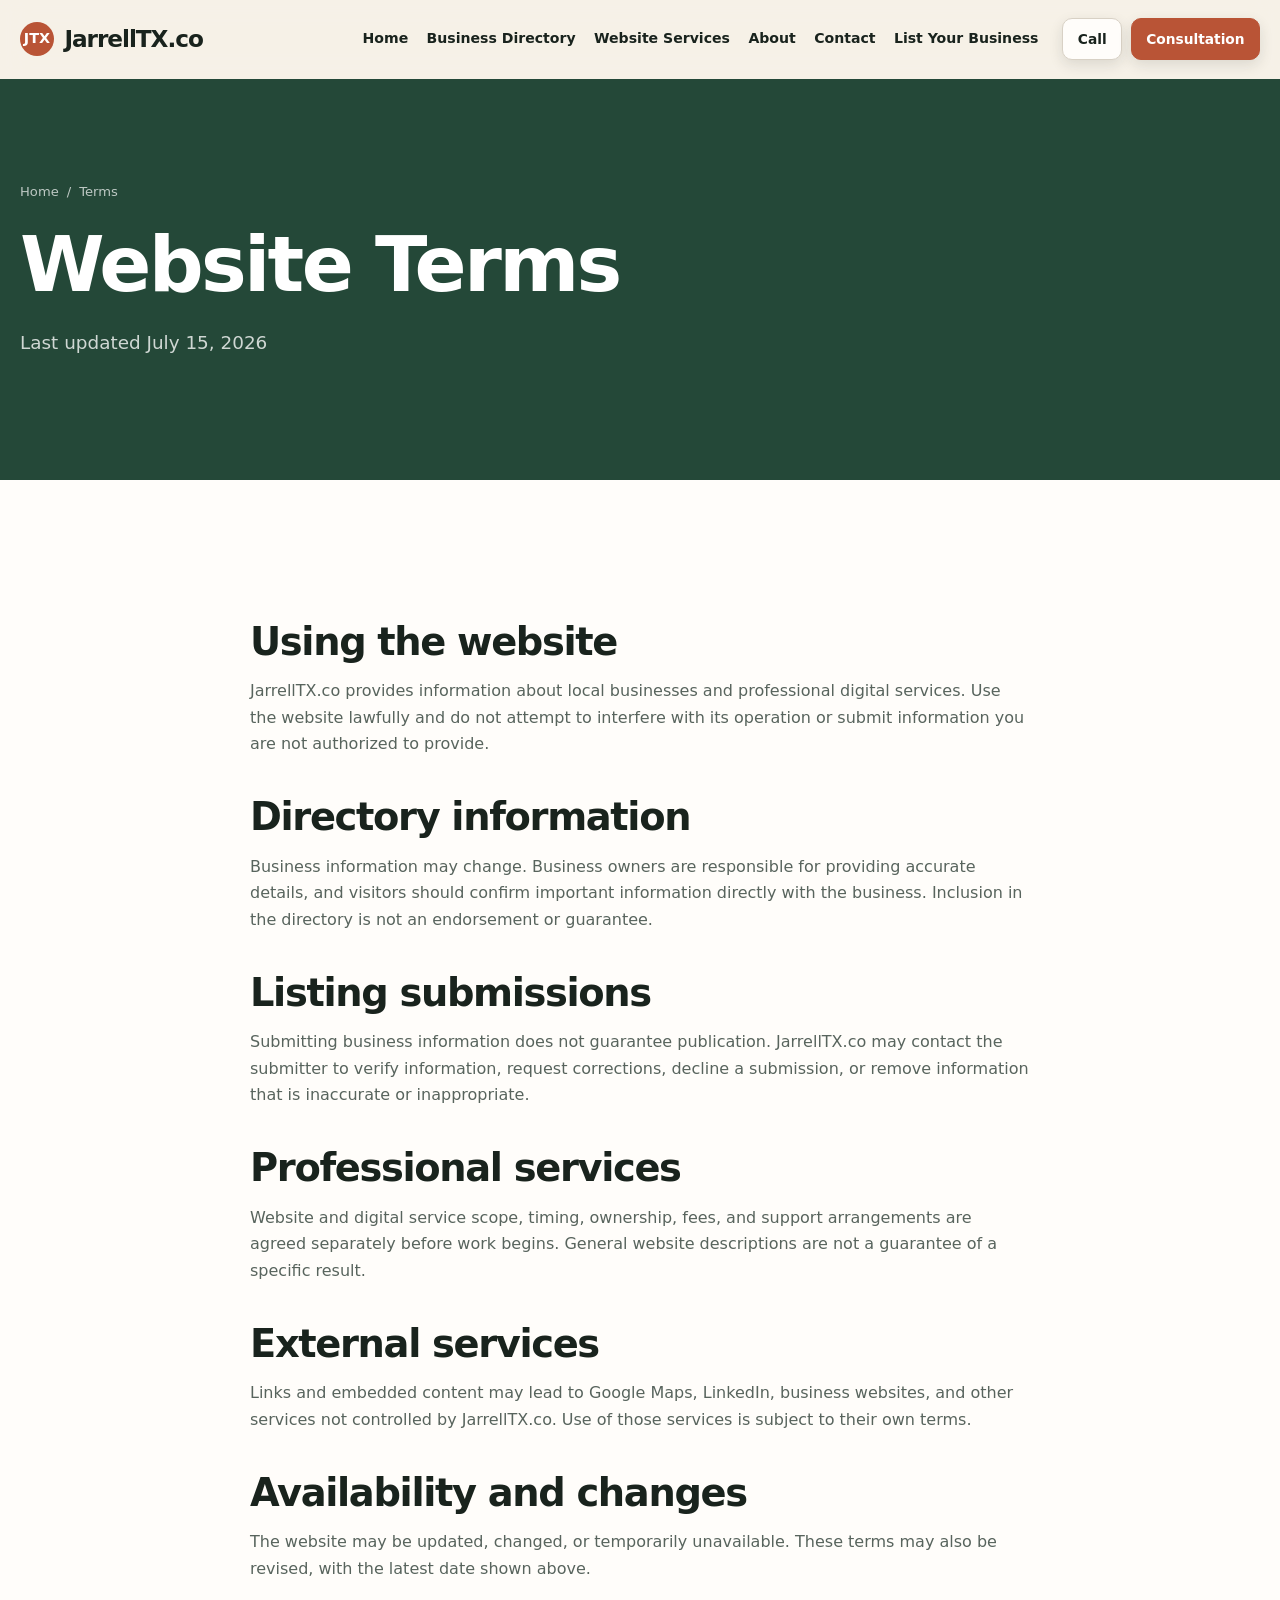
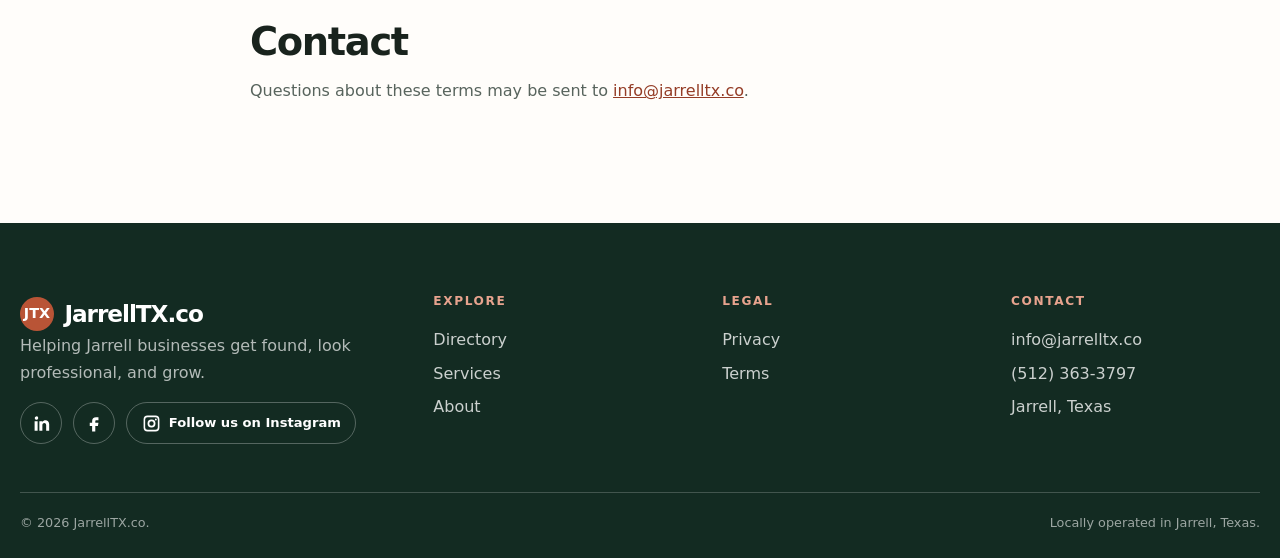
<file: terms.html>
<!doctype html><html lang="en"><head><meta charset="utf-8"><meta name="viewport" content="width=device-width, initial-scale=1"><meta name="robots" content="index, follow"><title>Website Terms | JarrellTX.co</title><meta name="description" content="Terms for using the JarrellTX.co local business directory and information about professional website services."><link rel="canonical" href="https://jarrelltx.co/terms.html"><meta property="og:type" content="website"><meta property="og:title" content="Website Terms | JarrellTX.co"><meta property="og:description" content="Terms for the JarrellTX.co website and local directory."><meta property="og:url" content="https://jarrelltx.co/terms.html"><meta property="og:image" content="https://jarrelltx.co/assets/images/jarrell-local-business.jpg"><meta name="twitter:card" content="summary_large_image"><meta name="twitter:title" content="JarrellTX.co Website Terms"><meta name="twitter:description" content="Terms for the website and local directory."><meta name="twitter:image" content="https://jarrelltx.co/assets/images/jarrell-local-business.jpg"><link rel="icon" href="assets/images/favicon.svg"><link rel="stylesheet" href="styles.css"><script type="application/ld+json">{"@context":"https://schema.org","@type":"WebPage","name":"Website Terms","url":"https://jarrelltx.co/terms.html","dateModified":"2026-07-18","breadcrumb":{"@type":"BreadcrumbList","itemListElement":[{"@type":"ListItem","position":1,"name":"Home","item":"https://jarrelltx.co/"},{"@type":"ListItem","position":2,"name":"Website Terms","item":"https://jarrelltx.co/terms.html"}]}}</script></head><body><a class="skip-link" href="#main-content">Skip to content</a><header class="site-header" data-site-header><div class="header-inner"><a class="brand" href="index.html"><span class="brand-mark">JTX</span>JarrellTX.co</a><button class="menu-toggle" data-menu-toggle aria-expanded="false" aria-label="Open menu"><span></span><span></span></button><nav class="site-nav" data-site-nav><a href="index.html">Home</a><a href="businesses.html">Business Directory</a><a href="services.html">Website Services</a><a href="about.html">About</a><a href="contact.html">Contact</a><a href="list-your-business.html">List Your Business</a></nav><div class="header-actions"><a class="button small light" href="tel:+15123633797">Call</a><a class="button small rust" href="contact.html">Consultation</a></div></div></header><main id="main-content"><section class="page-hero"><div class="container"><nav class="breadcrumb" aria-label="Breadcrumb"><a href="index.html">Home</a><span>/</span><span>Terms</span></nav><h1>Website Terms</h1><p>Last updated July 15, 2026</p></div></section><section class="section section-white"><article class="container prose"><h2>Using the website</h2><p>JarrellTX.co provides information about local businesses and professional digital services. Use the website lawfully and do not attempt to interfere with its operation or submit information you are not authorized to provide.</p><h2>Directory information</h2><p>Business information may change. Business owners are responsible for providing accurate details, and visitors should confirm important information directly with the business. Inclusion in the directory is not an endorsement or guarantee.</p><h2>Listing submissions</h2><p>Submitting business information does not guarantee publication. JarrellTX.co may contact the submitter to verify information, request corrections, decline a submission, or remove information that is inaccurate or inappropriate.</p><h2>Professional services</h2><p>Website and digital service scope, timing, ownership, fees, and support arrangements are agreed separately before work begins. General website descriptions are not a guarantee of a specific result.</p><h2>External services</h2><p>Links and embedded content may lead to Google Maps, LinkedIn, business websites, and other services not controlled by JarrellTX.co. Use of those services is subject to their own terms.</p><h2>Availability and changes</h2><p>The website may be updated, changed, or temporarily unavailable. These terms may also be revised, with the latest date shown above.</p><h2>Contact</h2><p>Questions about these terms may be sent to <a href="mailto:info@jarrelltx.co">info@jarrelltx.co</a>.</p></article></section></main><footer class="site-footer"><div class="footer-inner"><div class="footer-grid"><div class="footer-brand"><a class="brand" href="index.html"><span class="brand-mark">JTX</span>JarrellTX.co</a><p>Helping Jarrell businesses get found, look professional, and grow.</p></div><div class="footer-column"><h2>Explore</h2><a href="businesses.html">Directory</a><a href="services.html">Services</a><a href="about.html">About</a></div><div class="footer-column"><h2>Legal</h2><a href="privacy.html">Privacy</a><a href="terms.html">Terms</a></div><div class="footer-column"><h2>Contact</h2><a href="mailto:info@jarrelltx.co">info@jarrelltx.co</a><a href="tel:+15123633797">(512) 363-3797</a><a href="https://www.google.com/maps/search/?api=1&amp;query=Jarrell%2C%20Texas" target="_blank" rel="noopener noreferrer">Jarrell, Texas</a></div></div><div class="footer-bottom"><span>© <span data-year>2026</span> JarrellTX.co.</span><a href="https://www.google.com/maps/search/?api=1&amp;query=Jarrell%2C%20Texas" target="_blank" rel="noopener noreferrer">Locally operated in Jarrell, Texas.</a></div></div></footer><script src="script.js" defer></script></body></html>
</file>
<file: styles.css>
:root {
  --cream: #f6f1e8;
  --paper: #fffdfa;
  --ink: #19231d;
  --forest: #244838;
  --forest-dark: #132b22;
  --rust: #b95436;
  --rust-dark: #943c26;
  --sand: #e6dac7;
  --sage: #dce4da;
  --muted: #58645d;
  --line: #d8d1c5;
  --white: #fff;
  --shadow: 0 18px 50px rgba(25, 35, 29, .12);
  --radius: 18px;
  --radius-sm: 10px;
  --container: 1240px;
}

* { box-sizing: border-box; }
html { max-width: 100%; scroll-behavior: smooth; overflow-x: hidden; }
body { margin: 0; background: var(--cream); color: var(--ink); font-family: Inter, ui-sans-serif, system-ui, -apple-system, BlinkMacSystemFont, "Segoe UI", sans-serif; font-size: 1rem; line-height: 1.65; overflow-x: hidden; }
body.menu-open { overflow: hidden; }
img, svg { display: block; max-width: 100%; }
iframe, video { max-width: 100%; }
a { color: inherit; text-decoration: none; }
button, input, select, textarea { font: inherit; }
button { cursor: pointer; }
h1, h2, h3, p { margin-top: 0; }
h1, h2, h3 { line-height: 1.05; letter-spacing: -.035em; }
h1 { font-size: clamp(2.75rem, 6vw, 5.7rem); margin-bottom: 1.4rem; }
h2 { font-size: clamp(2rem, 4vw, 3.8rem); margin-bottom: 1rem; }
h3 { font-size: clamp(1.2rem, 2vw, 1.55rem); margin-bottom: .65rem; }
p { color: var(--muted); }

.skip-link { position: fixed; z-index: 300; left: 1rem; top: -5rem; background: var(--ink); color: var(--white); padding: .75rem 1rem; border-radius: var(--radius-sm); }
.skip-link:focus { top: 1rem; }
.container, .header-inner, .footer-inner { width: min(var(--container), calc(100% - 2.5rem)); margin-inline: auto; }
.hero-grid > *, .map-grid > *, .split-grid > *, .contact-grid > *, .card-grid > *, .steps > *, .category-grid > *, .benefit-grid > *, .directory-grid > *, .service-list > *, .form-grid > *, .footer-grid > * { min-width: 0; }
.announcement { background: var(--forest-dark); color: var(--white); font-size: .82rem; }
.announcement-inner { min-height: 40px; display: flex; align-items: center; justify-content: space-between; gap: 1.5rem; }
.announcement p { color: inherit; margin: 0; font-weight: 700; }
.contact-links, .social-links { display: flex; align-items: center; gap: 1rem; }
.icon-link { display: inline-flex; align-items: center; gap: .42rem; min-height: 40px; }
.icon-link svg { width: 18px; height: 18px; fill: currentColor; flex: 0 0 auto; }
.icon-link:hover { color: #f2b49f; }

.site-header { position: sticky; top: 0; z-index: 100; background: rgba(246, 241, 232, .96); border-bottom: 1px solid transparent; backdrop-filter: blur(14px); transition: box-shadow .25s, border-color .25s; }
.site-header.is-scrolled { border-color: var(--line); box-shadow: 0 8px 25px rgba(25,35,29,.07); }
.header-inner { min-height: 78px; display: flex; align-items: center; gap: 1.5rem; }
.brand { display: inline-flex; align-items: center; gap: .65rem; font-size: 1.45rem; font-weight: 900; letter-spacing: -.045em; margin-right: auto; white-space: nowrap; }
.brand-mark { width: 34px; height: 34px; border-radius: 50%; display: grid; place-items: center; background: var(--rust); color: white; font-size: .9rem; letter-spacing: 0; }
.site-nav { display: flex; align-items: center; gap: 1.15rem; font-size: .88rem; font-weight: 750; }
.site-nav > a { padding: .5rem 0; white-space: nowrap; }
.site-nav > a:not(.button):hover, .site-nav > a[aria-current="page"] { color: var(--rust-dark); }
.header-actions { display: flex; align-items: center; gap: .55rem; }
.menu-toggle { display: none; width: 46px; height: 46px; border: 0; border-radius: 50%; background: var(--ink); position: relative; z-index: 2; }
.menu-toggle span { position: absolute; left: 13px; width: 20px; height: 2px; background: white; transition: transform .25s, top .25s; }
.menu-toggle span:first-child { top: 18px; }
.menu-toggle span:last-child { top: 26px; }
.menu-toggle[aria-expanded="true"] span:first-child { top: 22px; transform: rotate(45deg); }
.menu-toggle[aria-expanded="true"] span:last-child { top: 22px; transform: rotate(-45deg); }

.button { min-height: 48px; display: inline-flex; align-items: center; justify-content: center; gap: .55rem; padding: .75rem 1.15rem; border: 1px solid var(--forest); border-radius: var(--radius-sm); background: var(--forest); color: var(--white); font-weight: 800; line-height: 1.2; box-shadow: 0 5px 14px rgba(25,35,29,.12); transition: transform .2s, background .2s, box-shadow .2s; }
.button:hover { transform: translateY(-2px); background: var(--forest-dark); box-shadow: 0 10px 24px rgba(25,35,29,.16); }
.button.rust { background: var(--rust); border-color: var(--rust); }
.button.rust:hover { background: var(--rust-dark); }
.button.light { background: var(--paper); color: var(--ink); border-color: var(--line); }
.button.small { min-height: 42px; padding: .6rem .9rem; font-size: .86rem; }
.button svg { width: 18px; height: 18px; fill: currentColor; }
.eyebrow { color: var(--rust-dark); font-size: .75rem; font-weight: 900; letter-spacing: .14em; text-transform: uppercase; margin-bottom: 1rem; }
.section { padding: clamp(4rem, 8vw, 7rem) 0; }
.section-white { background: var(--paper); }
.section-sage { background: var(--sage); }
.section-dark { background: var(--forest-dark); color: var(--white); }
.section-dark p { color: rgba(255,255,255,.76); }
.section-head { max-width: 760px; margin-bottom: 2.4rem; }
.section-head.center { text-align: center; margin-inline: auto; }
.section-head > p { font-size: 1.1rem; }

.hero { padding: clamp(4rem, 8vw, 7.5rem) 0; background: var(--paper); }
.hero-grid { display: grid; grid-template-columns: 1fr .92fr; align-items: center; gap: clamp(2.5rem, 6vw, 6rem); }
.hero-copy > p { font-size: clamp(1.08rem, 1.5vw, 1.3rem); max-width: 650px; }
.hero-actions { display: flex; flex-wrap: wrap; gap: .75rem; margin: 1.8rem 0; }
.trust-line { display: flex; align-items: center; gap: .55rem; color: var(--forest); font-weight: 800; font-size: .9rem; }
.trust-line svg { width: 20px; height: 20px; fill: var(--rust); }
.hero-photo { position: relative; min-height: 550px; }
.hero-photo img { width: 100%; height: 100%; min-height: 550px; object-fit: cover; border-radius: var(--radius); box-shadow: var(--shadow); }
.photo-label { position: absolute; left: 1rem; bottom: 1rem; background: rgba(255,253,250,.94); padding: .75rem 1rem; border-radius: var(--radius-sm); font-size: .82rem; font-weight: 800; }

.card-grid { display: grid; grid-template-columns: repeat(4, 1fr); gap: 1rem; }
.service-card, .benefit-card { background: var(--paper); border: 1px solid var(--line); border-radius: var(--radius-sm); padding: 1.5rem; box-shadow: 0 8px 24px rgba(25,35,29,.05); }
.service-card .card-icon { width: 42px; height: 42px; border-radius: var(--radius-sm); display: grid; place-items: center; color: var(--rust); background: #f5e3dc; margin-bottom: 1.2rem; }
.service-card svg { width: 23px; height: 23px; fill: currentColor; }
.service-card p, .benefit-card p { margin-bottom: 0; }
.steps { display: grid; grid-template-columns: repeat(3, 1fr); gap: 2rem; counter-reset: steps; }
.step { border-top: 3px solid var(--rust); padding-top: 1.2rem; }
.step::before { counter-increment: steps; content: "0" counter(steps); display: block; color: var(--rust-dark); font-size: .82rem; font-weight: 900; margin-bottom: 1rem; }
.category-grid { display: grid; grid-template-columns: repeat(3, 1fr); gap: 1rem; }
.category-card { min-height: 170px; display: flex; flex-direction: column; justify-content: space-between; padding: 1.4rem; border: 1px solid var(--line); background: var(--paper); border-radius: var(--radius-sm); transition: transform .2s, box-shadow .2s; }
.category-card:hover { transform: translateY(-3px); box-shadow: var(--shadow); }
.category-card span { color: var(--rust-dark); font-weight: 900; }
.category-card p { margin: 0; }
.notice { margin-top: 1.5rem; padding: 1.2rem 1.4rem; border-left: 4px solid var(--rust); background: var(--cream); }
.notice p { margin: 0; }
.benefit-grid { display: grid; grid-template-columns: repeat(5, 1fr); gap: .8rem; }
.benefit-card { padding: 1.25rem; }
.benefit-card h3 { font-size: 1.1rem; }
.cta-band { background: var(--rust); color: white; }
.cta-band p { color: rgba(255,255,255,.86); }
.cta-row { display: flex; align-items: center; justify-content: space-between; gap: 2rem; }
.cta-row > div { max-width: 720px; }
.cta-row .hero-actions { flex: 0 0 auto; }
.map-grid, .split-grid, .contact-grid { display: grid; grid-template-columns: .85fr 1.15fr; gap: clamp(2rem, 5vw, 5rem); align-items: center; }
.map-frame { aspect-ratio: 16/10; overflow: hidden; border-radius: var(--radius-sm); border: 1px solid var(--line); background: var(--sand); }
.map-frame iframe { width: 100%; height: 100%; border: 0; }
.content-photo img { width: 100%; aspect-ratio: 4/3; object-fit: cover; border-radius: var(--radius-sm); }

.page-hero { padding: clamp(4rem, 8vw, 7rem) 0; background: var(--forest); color: white; }
.page-hero p { color: rgba(255,255,255,.78); font-size: 1.15rem; max-width: 720px; }
.breadcrumb { display: flex; gap: .5rem; margin-bottom: 1.4rem; color: rgba(255,255,255,.7); font-size: .82rem; }
.service-list { display: grid; grid-template-columns: repeat(2, 1fr); gap: 1rem; }
.service-detail { padding: 1.5rem; border: 1px solid var(--line); background: var(--paper); border-radius: var(--radius-sm); }
.service-detail ul { padding-left: 1.2rem; color: var(--muted); }
.service-detail li { margin-bottom: .35rem; }
.faq { max-width: 900px; }
.faq details { border-top: 1px solid var(--line); padding: 1.1rem 0; }
.faq summary { font-weight: 850; cursor: pointer; }
.faq details p { padding-top: .8rem; margin-bottom: 0; }

.directory-toolbar { margin-top: -2.2rem; position: relative; display: grid; gap: 1rem; padding: 1.25rem; background: var(--paper); border: 1px solid var(--line); border-radius: var(--radius-sm); box-shadow: var(--shadow); }
.directory-heading { display: flex; justify-content: space-between; align-items: center; flex-wrap: wrap; gap: 1rem; margin-top: 2.5rem; }
.directory-heading h2, .directory-heading p { margin: 0; }
.search-field { display: flex; align-items: center; gap: .75rem; }
.search-field input { width: 100%; min-height: 55px; border: 0; background: transparent; font-size: 1.15rem; outline: 0; }
.filter-chips { display: flex; gap: .5rem; flex-wrap: wrap; }
.chip { min-height: 42px; padding: .5rem .85rem; border: 1px solid var(--line); border-radius: 999px; background: white; font-size: .82rem; font-weight: 800; }
.chip[aria-pressed="true"] { background: var(--forest); color: white; border-color: var(--forest); }
.directory-grid { display: grid; grid-template-columns: repeat(3, 1fr); gap: 1rem; margin-top: 2rem; }
.business-card { overflow: hidden; background: var(--paper); border: 1px solid var(--line); border-radius: var(--radius-sm); }
.business-card.featured { border-top: 4px solid var(--rust); }
.business-card img { width: 100%; aspect-ratio: 16/10; object-fit: cover; }
.business-card-body { padding: 1.25rem; }
.business-card .category { color: var(--rust-dark); font-size: .75rem; font-weight: 900; text-transform: uppercase; letter-spacing: .1em; }
.business-actions { display: flex; flex-wrap: wrap; gap: .5rem; }
.empty-state { grid-column: 1/-1; padding: 3rem 1.5rem; text-align: center; border: 1px solid var(--line); background: var(--paper); border-radius: var(--radius-sm); }

.form { padding: clamp(1.4rem, 4vw, 2.5rem); background: var(--paper); border: 1px solid var(--line); border-radius: var(--radius-sm); }
.form-grid { display: grid; grid-template-columns: 1fr 1fr; gap: 1rem; }
.field { margin-bottom: 1rem; }
.field label { display: block; font-weight: 800; margin-bottom: .4rem; }
.field input, .field select, .field textarea { width: 100%; min-height: 54px; border: 1px solid #b9b5ad; border-radius: 8px; background: white; padding: .8rem .9rem; color: var(--ink); }
.field textarea { min-height: 145px; resize: vertical; }
.field input:focus, .field select:focus, .field textarea:focus { outline: 3px solid rgba(185,84,54,.24); border-color: var(--rust); }
.check { display: flex; align-items: flex-start; gap: .65rem; margin-bottom: 1.2rem; }
.check input { width: 20px; height: 20px; margin-top: .15rem; }
.form-status { padding: .9rem 1rem; margin-bottom: 1rem; background: #f4e9c9; border-left: 4px solid #97761d; }
.contact-cards { display: grid; gap: .8rem; }
.contact-card { padding: 1.1rem; border: 1px solid var(--line); background: var(--paper); border-radius: var(--radius-sm); }
.contact-card strong { display: block; margin-bottom: .2rem; }
.contact-card a { color: var(--rust-dark); font-weight: 800; }
.prose { max-width: 780px; }
.prose h2 { font-size: clamp(1.7rem, 3vw, 2.4rem); margin-top: 2.5rem; }
.prose a { color: var(--rust-dark); text-decoration: underline; }
.founder-note { padding: 1.5rem; border-left: 4px solid var(--rust); background: var(--paper); }

.site-footer { padding: 4.5rem 0 1.5rem; background: var(--forest-dark); color: white; }
.footer-grid { display: grid; grid-template-columns: 1.5fr repeat(3, 1fr); gap: 2.5rem; }
.footer-brand p, .footer-column p { color: rgba(255,255,255,.68); }
.footer-column h2 { font-size: .76rem; letter-spacing: .13em; text-transform: uppercase; color: #e7a38e; }
.footer-column a, .footer-column span { display: block; color: rgba(255,255,255,.78); padding: .22rem 0; }
.footer-column a:hover { color: white; }
.footer-social { display: flex; gap: .7rem; margin-top: 1rem; }
.footer-social a { width: 42px; height: 42px; display: grid; place-items: center; border: 1px solid rgba(255,255,255,.28); border-radius: 50%; }
.footer-social svg { width: 19px; height: 19px; fill: currentColor; }
.footer-social .instagram-follow { width: auto; padding: 0 .9rem; display: inline-flex; gap: .5rem; border-radius: 999px; white-space: nowrap; }
.footer-social .instagram-follow span { font-size: .82rem; font-weight: 750; }
.footer-bottom { margin-top: 3rem; padding-top: 1.2rem; border-top: 1px solid rgba(255,255,255,.2); display: flex; justify-content: space-between; gap: 1rem; color: rgba(255,255,255,.58); font-size: .8rem; }

:focus-visible { outline: 3px solid #d56e4e; outline-offset: 3px; }
[hidden] { display: none !important; }
.visually-hidden { position: absolute !important; width: 1px !important; height: 1px !important; padding: 0 !important; margin: -1px !important; overflow: hidden !important; clip: rect(0, 0, 0, 0) !important; white-space: nowrap !important; border: 0 !important; }

@media (max-width: 1100px) {
  .header-actions .consult-label { display: none; }
  .site-nav { gap: .75rem; }
  .card-grid { grid-template-columns: repeat(2, 1fr); }
  .benefit-grid { grid-template-columns: repeat(3, 1fr); }
}
@media (max-width: 1050px) {
  .announcement p { display: none; }
  .announcement-inner { justify-content: center; }
  .site-header { backdrop-filter: none; }
  .menu-toggle { display: block; }
  .header-actions { margin-left: auto; }
  .site-nav { position: fixed; inset: 0; z-index: 1; padding: 6.5rem max(1.25rem, env(safe-area-inset-right)) max(2rem, env(safe-area-inset-bottom)) max(1.25rem, env(safe-area-inset-left)); background: var(--cream); display: flex; flex-direction: column; align-items: stretch; gap: .25rem; overflow-y: auto; overscroll-behavior: contain; transform: translateY(-105%); visibility: hidden; pointer-events: none; transition: transform .3s ease, visibility 0s linear .3s; }
  .site-nav.is-open { transform: none; visibility: visible; pointer-events: auto; transition-delay: 0s; }
  .site-nav > a { min-height: 48px; display: flex; align-items: center; font-size: 1.15rem; border-bottom: 1px solid var(--line); }
  .hero-grid, .map-grid, .split-grid, .contact-grid { grid-template-columns: 1fr; }
  .hero-photo, .hero-photo img { min-height: 410px; }
  .steps, .category-grid, .directory-grid { grid-template-columns: repeat(2, 1fr); }
  .service-list { grid-template-columns: 1fr; }
  .benefit-grid { grid-template-columns: repeat(2, 1fr); }
  .cta-row { align-items: flex-start; flex-direction: column; }
  .footer-grid { grid-template-columns: repeat(2, 1fr); }
  .footer-brand { grid-column: 1/-1; }
}
@media (max-width: 767px) {
  .container, .header-inner, .footer-inner {
    width: auto;
    margin-left: max(1rem, env(safe-area-inset-left));
    margin-right: max(1rem, env(safe-area-inset-right));
  }
  .section { padding-block: clamp(3.25rem, 12vw, 5rem); }
  .page-hero { padding-block: clamp(3rem, 11vw, 4.5rem); }
  h1 { font-size: clamp(2.25rem, 11vw, 3.5rem); line-height: 1.02; overflow-wrap: anywhere; }
  h2 { font-size: clamp(1.85rem, 8vw, 2.75rem); line-height: 1.08; overflow-wrap: anywhere; }
  h3 { overflow-wrap: anywhere; }
  .eyebrow { letter-spacing: .1em; overflow-wrap: anywhere; }
  .hero { padding-block: 3rem; }
  .hero-grid { gap: 2.25rem; }
  .hero-photo { min-height: 0; }
  .hero-photo img { height: auto; min-height: 0; aspect-ratio: 4 / 3; object-fit: cover; }
  .photo-label { display: none; }
  .directory-toolbar { margin-top: 0; padding: 1rem; }
  .directory-heading { align-items: flex-start; flex-direction: column; }
  .search-field, .search-field input { min-width: 0; }
  .search-field input { font-size: 1rem; }
  .button, .chip, .contact-card, .service-card, .benefit-card, .category-card, .service-detail, .business-card, .form { max-width: 100%; }
  .field input, .field select, .field textarea, .form button { width: 100%; max-width: 100%; font-size: 1rem; }
  .contact-card a, .footer-column a, .footer-bottom a, .prose a, .notice, .form-status { overflow-wrap: anywhere; }
  .footer-grid { gap: 2rem; }
  .footer-social { align-items: center; flex-wrap: wrap; }
  .footer-social .instagram-follow { max-width: 100%; white-space: normal; }
  .footer-bottom { margin-top: 2rem; }
}
@media (max-width: 600px) {
  .announcement .icon-link span { display: none; }
  .header-inner { min-height: 68px; gap: .6rem; }
  .brand { font-size: 1.18rem; }
  .brand-mark { width: 30px; height: 30px; }
  .header-actions .button.light { display: none; }
  .header-actions .button.rust { padding: .6rem .72rem; font-size: .76rem; }
  .hero { padding-top: 3rem; }
  .hero-actions { flex-direction: column; }
  .hero-actions .button { width: 100%; }
  .card-grid, .steps, .category-grid, .benefit-grid, .directory-grid, .form-grid { grid-template-columns: 1fr; }
  .map-frame { aspect-ratio: 4/3; }
  .footer-grid { grid-template-columns: 1fr; }
  .footer-brand { grid-column: auto; }
  .footer-bottom { flex-direction: column; }
}
@media (max-width: 400px) {
  .header-actions { display: none; }
}
@media (prefers-reduced-motion: reduce) {
  html { scroll-behavior: auto; }
  *, *::before, *::after { scroll-behavior: auto !important; transition-duration: .01ms !important; animation-duration: .01ms !important; }
}
</file>
